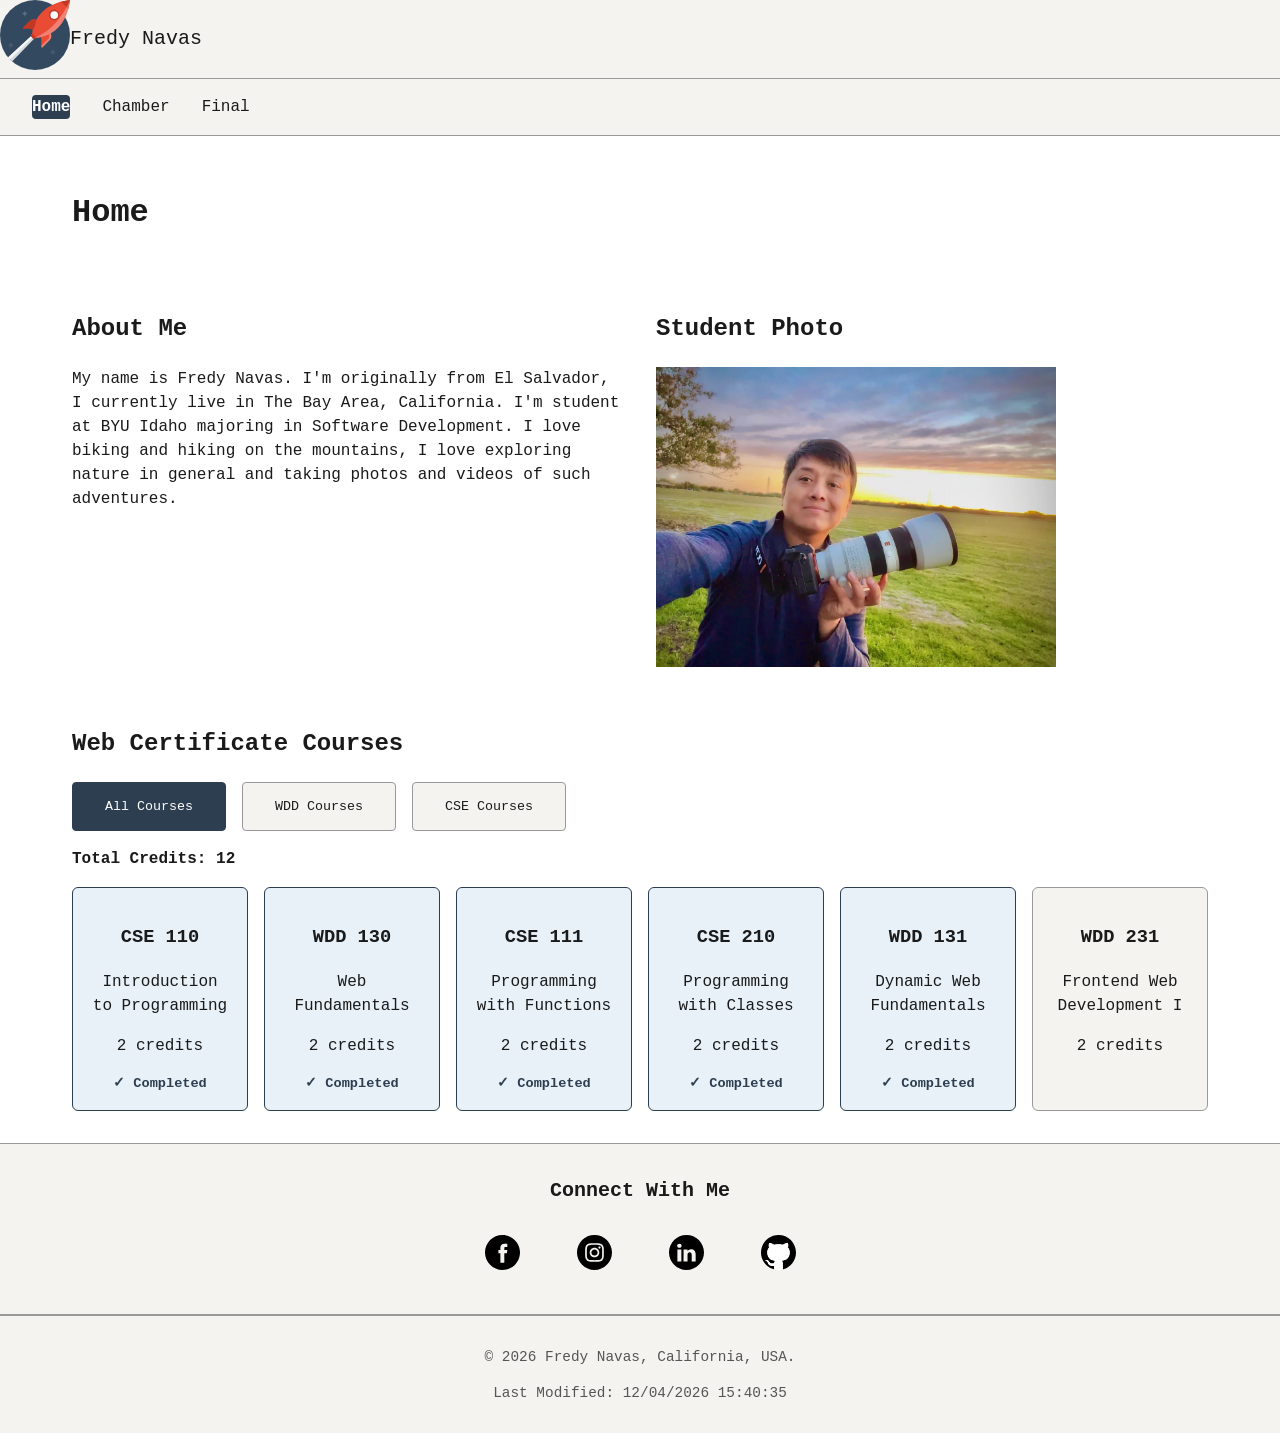
<file: index.html>
<!DOCTYPE html>
<html lang="en">
<head>
    <meta charset="UTF-8">
    <meta name="viewport" content="width=device-width, initial-scale=1.0">
    <meta name="author" content="Fredy Navas">
    <meta name="description" content="Initial home page for wdd231, home page with about me and student photo. Also includes Web Certificate Courses sorted.">
    <title>Fredy Navas | Home Page</title>

    <!--FAVICON-->
    <link rel="icon" href="images/rocket-favicon.ico">


    <!--LINK EXTERNAL CSS AND JS-->
    <script src="scripts/date.js" defer></script>
    <script src="scripts/courses.js" defer></script>
    <script src="scripts/course.js" defer></script>
    <script src="scripts/navigation.js" defer></script>
    <link rel="stylesheet" href="styles/index.css">
    <link rel="stylesheet" href="styles/index-large.css">


    <!--FONTS-->
    <link rel="preconnect" href="https://fonts.googleapis.com">
    <link rel="preconnect" href="https://fonts.gstatic.com" crossorigin>
    <link href="https://fonts.googleapis.com/css2?family=Cagliostro&family=Elms+Sans:ital,wght@0,100..900;1,100..900&family=Libre+Baskerville:ital,wght@0,400..700;1,400..700&display=swap" rel="stylesheet">

</head>
<body>
    <header>
        <a href="wdd231/index.html">
            <img src="images/rocket-logo.svg" alt="rocket logo" class="logo">
        </a>
        <span class="site-name">Fredy Navas</span>
        <button id="hamburger" aria-label="Open navigation menu">
            <img src="images/hamburger-menu-3.svg" alt="hamburger menu">
        </button>
    </header>

    <!--Navigation Menu-->
    <nav>
        <a href="index.html">Home</a>
        <a href="chamber/index.html">Chamber</a>
        <a href="project/index.html">Final</a>
    </nav>


    <main>
        <h1>Home</h1>

        <section>
            <h2>About Me</h2>
            <p>My name is Fredy Navas. I'm originally from El Salvador, I currently live in The Bay Area, California. I'm student at BYU Idaho majoring in Software Development.
                I love biking and hiking on the mountains, I love exploring nature in general and  taking photos and videos of such adventures.
            </p>
        </section>

        <section>
            <h2>Student Photo</h2>
            <img src="images/fn_cam.webp" alt="Fredy Navas" class="student-photo">
        </section>

        <section>
            <h2>Web Certificate Courses</h2>
            <div class="filter-buttons">
                <button class="filter-btn active" data-filter="all">All Courses</button>
                <button class="filter-btn" data-filter="WDD">WDD Courses</button>
                <button class="filter-btn" data-filter="CSE">CSE Courses</button>
            </div>
            <p id="total-credits"></p>
            <div id="course-cards"></div>
        </section>

    </main>



    <!--Social Media Links-->
    <section class="social-media">
        <h2>Connect With Me</h2>
        <div class="social-links">
            <a href="https://www.facebook.com/fredynavas" target="_blank" aria-label="Facebook">
                <img src="images/facebook.svg" alt="Facebook Icon" class="social-icon">
            </a>
            <a href="https://www.instagram.com/fredywnavas" target="_blank" aria-label="Instagram">
                <img src="images/instagram.svg" alt="Instagram Icon" class="social-icon">
            </a>
            <a href="https://www.linkedin.com/in/fredynavas" target="_blank" aria-label="LinkedIn">
                <img src="images/linkedin.svg" alt="LinkedIn Icon" class="social-icon">
            </a>
            <a href="https://www.github.com/fredywnavas" target="_blank" aria-label="GitHub">
                <img src="images/github.svg" alt="GitHub Icon" class="social-icon">
            </a>
        </div>
    </section>









    <footer>
        <p>&copy; <span id="currentyear"></span> Fredy Navas, California, USA.</p>
        <p id="lastModified"></p>
    </footer>
    
</body>
</html>
</file>
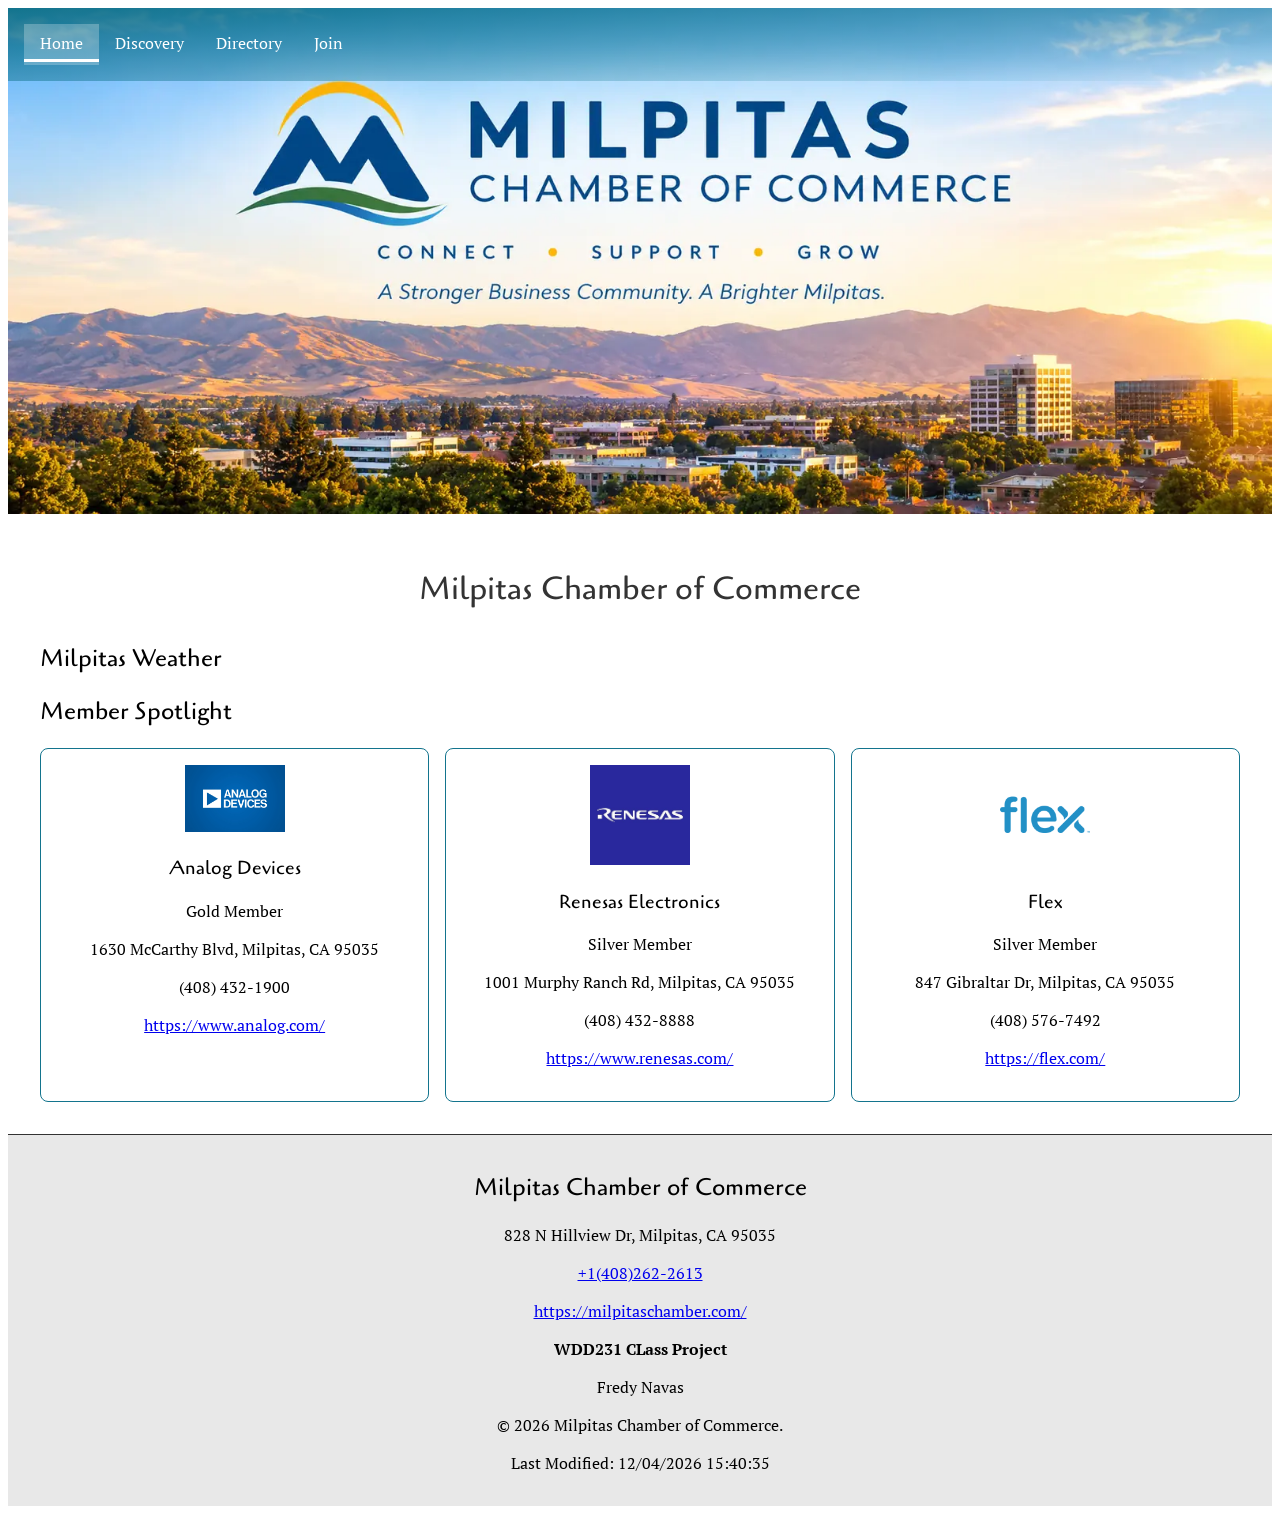
<file: chamber/index.html>
<!DOCTYPE html>
<html lang="en">
    <head>
        <meta charset="UTF-8">
        <meta name="viewport" content="width=device-width, initial-scale=1.0">
        <meta name="description" content="Chamber of Commerce landing home page to welcome visitors with key information.">
        <meta name="author" content="Fredy Navas">
        <title>Home - Milpitas Chamber of Commerce</title>


        <!--GOOGLE FONTS-->
        <link rel="preconnect" href="https://fonts.googleapis.com">
        <link rel="preconnect" href="https://fonts.gstatic.com" crossorigin>
        <link href="https://fonts.googleapis.com/css2?family=Cagliostro&family=PT+Serif:ital,wght@0,400;0,700;1,400;1,700&display=swap" rel="stylesheet">


        <!--FAVICON-->
        <link rel="icon" href="images/cityhallico.svg">

        <!--link files-->
        <script src="scripts/navigation.js" defer></script>
        <script src="scripts/date.js" defer></script>
        <script src="scripts/directory.js" defer></script>
        <script src="scripts/weather.js" defer></script>
        <script src="scripts/spotlights.js" defer></script>
        <link rel="stylesheet" href="styles/chamber.css">
        <link rel="stylesheet" href="styles/chamber-large.css">

        <!--META TAGS-->
        <meta property="og:title" content="Milpitas Chamber of Commerce">
        <meta property="og:description" content="Milpitas Chamber of Commerce, directory of local businesses with grid and list view.">
        <meta property="og:image" content="https://fredywnavas.github.io/wdd231/chamber/images/cityhallico.svg">
        <meta property="og:url" content="https://fredywnavas.github.io/wdd231/chamber/directory.html">

    </head>
    <body>
        <header>

            
            <!--BANNER-->
            <img src="images/milpitas_chamber_banner.webp" alt="Milpitas City Banner" class="banner-img">

            <nav>
                <button id="menu-toggle" class="hamburger-menu">
                    <span></span>
                    <span></span>
                    <span></span>
                </button>
                <ul id="nav-menu" class="nav-menu">
                    <li><a href="index.html">Home</a></li>
                    <li><a href="discover.html">Discovery</a></li>
                    <li><a href="directory.html">Directory</a></li>
                    <li><a href="join.html">Join</a></li>
                </ul>
            </nav>
        </header>


        <main>

            <h1>Milpitas Chamber of Commerce</h1>


            <section class="weather">
                <h2>Milpitas Weather</h2>
                <div id="current-weather"></div>
                <div id="forecast"></div>
            </section>

            <section class="spotlights">
                <h2>Member Spotlight</h2>
                <div class="spotlight-cards"></div>
            </section>



        </main>

        
        
        
        
        
        
        
        
        
        <footer>

            <!--FOOTER CONTENT
            organization information-->

            <div class="footer-content">
                <h2>Milpitas Chamber of Commerce</h2>
                <p>828 N Hillview Dr, Milpitas, CA 95035</p>
                <p><a href="tel:+14082622613">+1(408)262-2613</a></p>
                <p><a href="https://milpitaschamber.com/" target="_blank">https://milpitaschamber.com/</a></p>
            </div>

            <!--Project credit-->
            <div class="footer-section">
                <p><strong>WDD231 CLass Project</strong></p>
                <p>Fredy Navas</p>
            </div>

            <!--Dynamic date-->
            <div class="footer-section">
                <p>&copy; <span id="currentyear"></span> Milpitas Chamber of Commerce.</p>
                <p><span id="lastModified"></span></p>
            </div>

        
        </footer>
        
    </body>
</html>
</file>
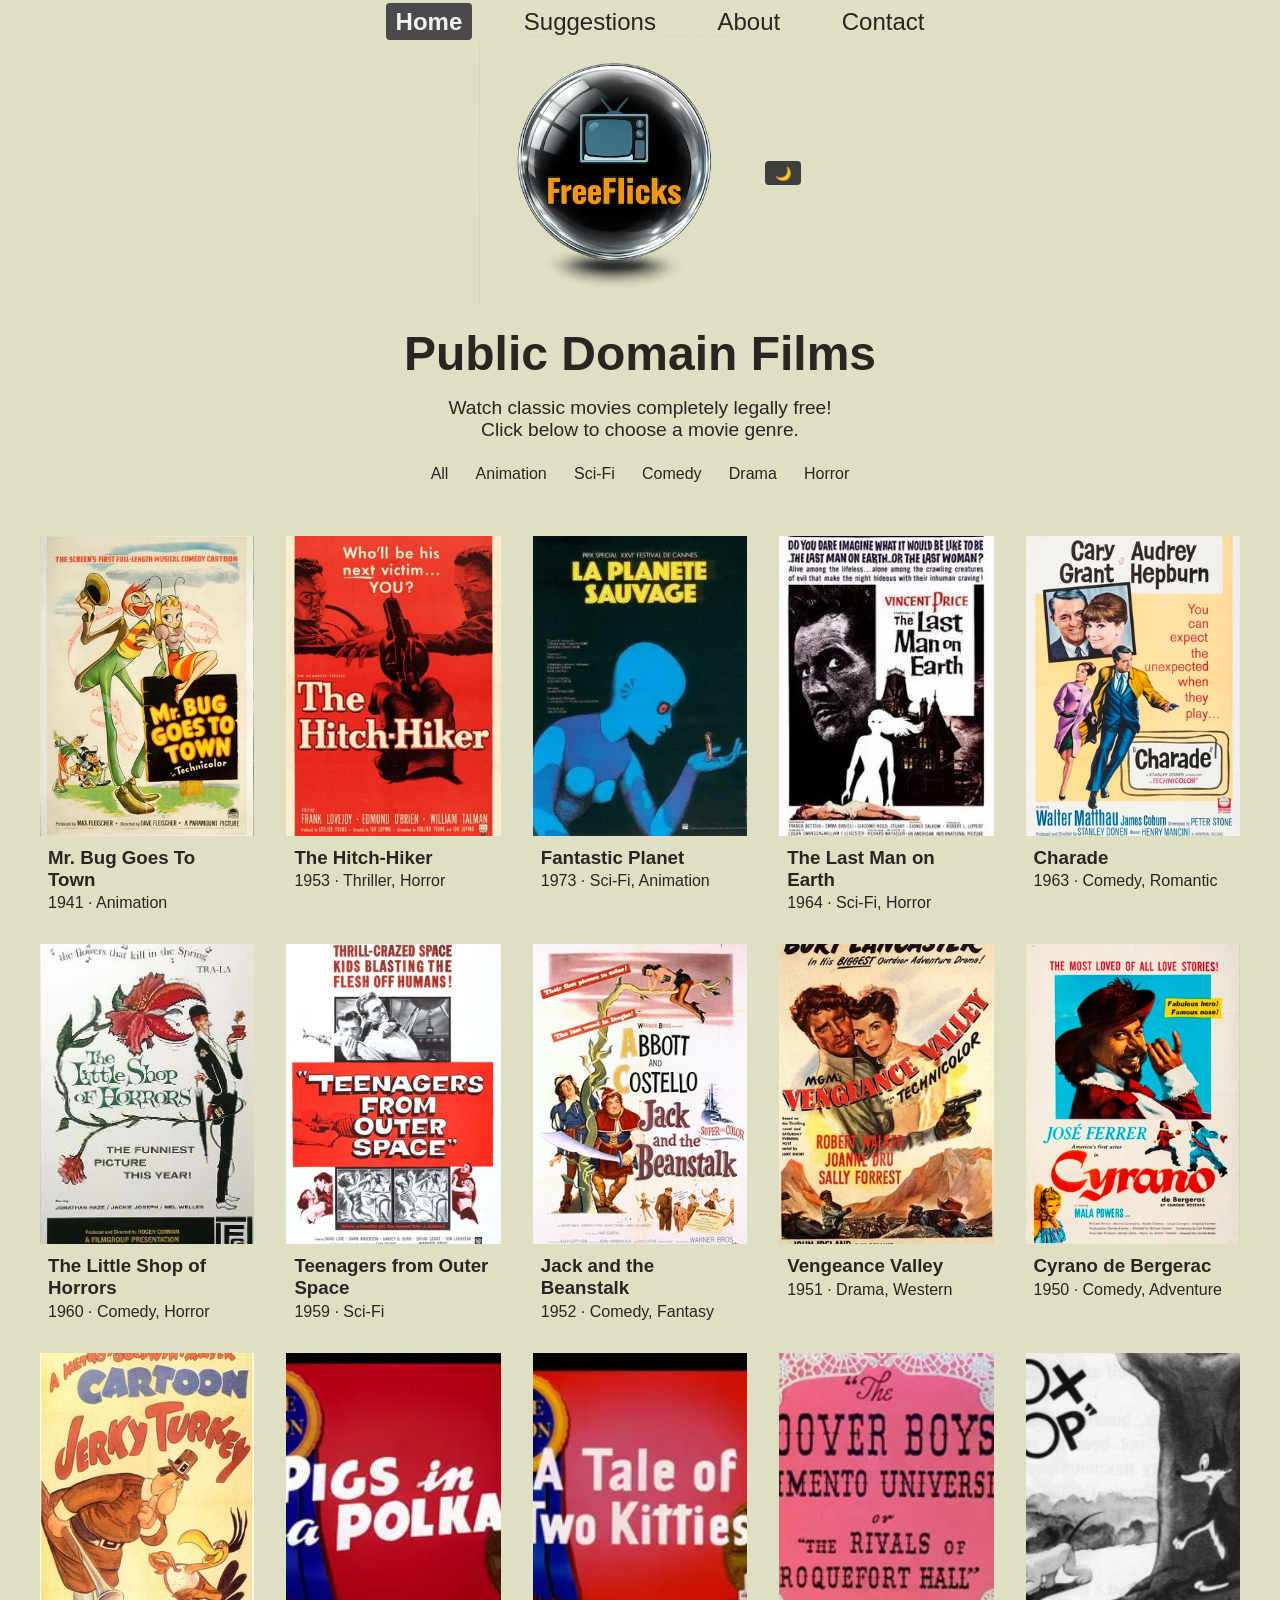
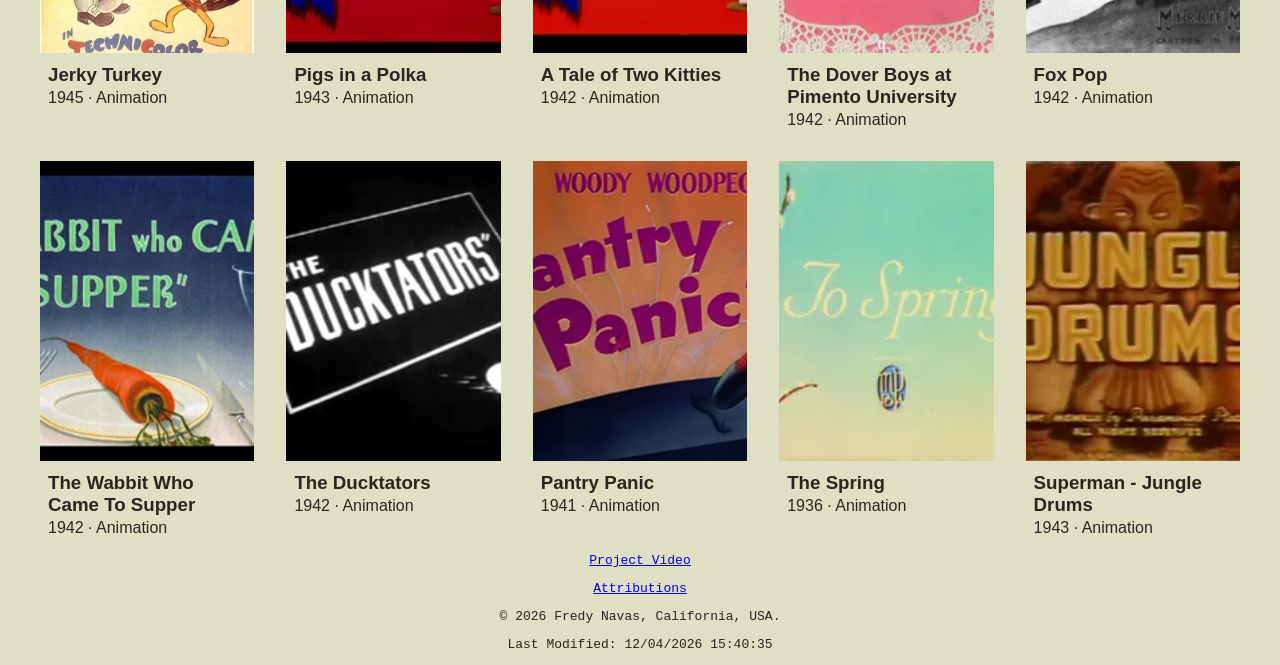
<file: project/index.html>
<!DOCTYPE html>
<html lang="en">

<head>
    <meta charset="UTF-8">
    <meta name="viewport" content="width=device-width, initial-scale=1.0">
    <meta name="author" content="Fredy Navas">
    <title>Free Public Domain Movies | FreeFlicks</title>
    <meta name="description" content="Watch classic public domain movies for free and legally. Browse animation, sci-fi, comedy, drama, and horror films and play them right on the page.">

    <!--META DATA Open Graph tags-->
    <meta property="og:type" content="website">
    <meta property="og:title" content="Free Public Domain Movies | FreeFlicks">
    <meta property="og:description" content="Watch classic public domain movies for free and legally. Browse by genre and play them right on the page.">
    <meta property="og:image" content="https://fredywnavas.github.io/wdd231/project/images/ff-logo.webp">
    <meta property="og:url" content="https://fredywnavas.github.io/wdd231/project/index.html">



    <!--LINK FILES-->
    <link rel="stylesheet" href="styles/freeflicks.css">
    <link rel="stylesheet" href="styles/freeflicks-large.css">

    <link rel="icon" href="images/ff-favicon.ico" type="image/x-icon">

    <script type="module" src="scripts/main.js"></script>
    <script src="scripts/getdates.js" defer></script>


    <!--Google Fonts-->
    <link rel="preconnect" href="https://fonts.googleapis.com">
    <link rel="preconnect" href="https://fonts.gstatic.com" crossorigin>
    <link
        href="https://fonts.googleapis.com/css2?family=Elms+Sans:ital,wght@0,100..900;1,100..900&family=Libre+Baskerville:ital,wght@0,400..700;1,400..700&display=swap"
        rel="stylesheet">

</head>

<body>

    <!--MENU TO THE OTHER PAGES-->
    <nav id="link-nav">
        <button type="button" class="hamburger" aria-label="Menu" aria-expanded="false">☰</button>
        <ul>
            <li><a href="index.html">Home</a></li>
            <li><a href="suggestions.html">Suggestions</a></li>
            <li><a href="about.html">About</a></li>
            <li><a href="contact.html">Contact</a></li>
        </ul>
    </nav>



    <header>
        <div class="header-brand">
            <a href="index.html"> <img src="images/ff-logo.webp" alt="FreeFlicks logo"></a>
            <button id="theme-toggle">🌙</button>
        </div>

    </header>

    <main class="container">

        <h1>Public Domain Films</h1>
        <div class="header-info">
            <p class="tagline">Watch classic movies completely legally free!
            <br>
            Click below to choose a movie genre.
            </p>

            <!--Navigation Menu-->
            <!--~~~ <button id="menu-button">☰</button> ~~~-->
            <nav id="main-nav">
                <a href="#" data-genre="All">All</a>
                <a href="#" data-genre="Animation">Animation</a>
                <a href="#" data-genre="Sci-Fi">Sci-Fi</a>
                <a href="#" data-genre="Comedy">Comedy</a>
                <a href="#" data-genre="Drama">Drama</a>
                <a href="#" data-genre="Horror">Horror</a>
            </nav>
        </div>


        <!--~~ <div id="movie-grid"></div> ~~-->
        <ul id="movie-grid"></ul>
    


<!--EMBED MOVIES, PLAY ONLY WHEN CARD CLICKED-->
        <dialog id="movie-modal" aria-labelledby="modal-title">
            <div class="modal-content">
                <button type="button" id="close-modal" aria-label="Close">✕</button>
                <h2 id="modal-title"></h2>
                <div id="modal-player"></div>
                <p id="modal-details"></p>
            </div>
        </dialog>

    </main>

    <footer>
        <p><a href="https://www.youtube.com/watch?v=2uqa2iw0mwc" target="_blank" rel="noopener noreferrer">Project Video</a></p>
        <p><a href="attributions.html">Attributions</a></p>
        <p>
            &copy; <span id="currentyear"></span> Fredy Navas, California, USA.
        </p>

        <p id="lastModified"></p>
    </footer>


</body>

</html>
</file>
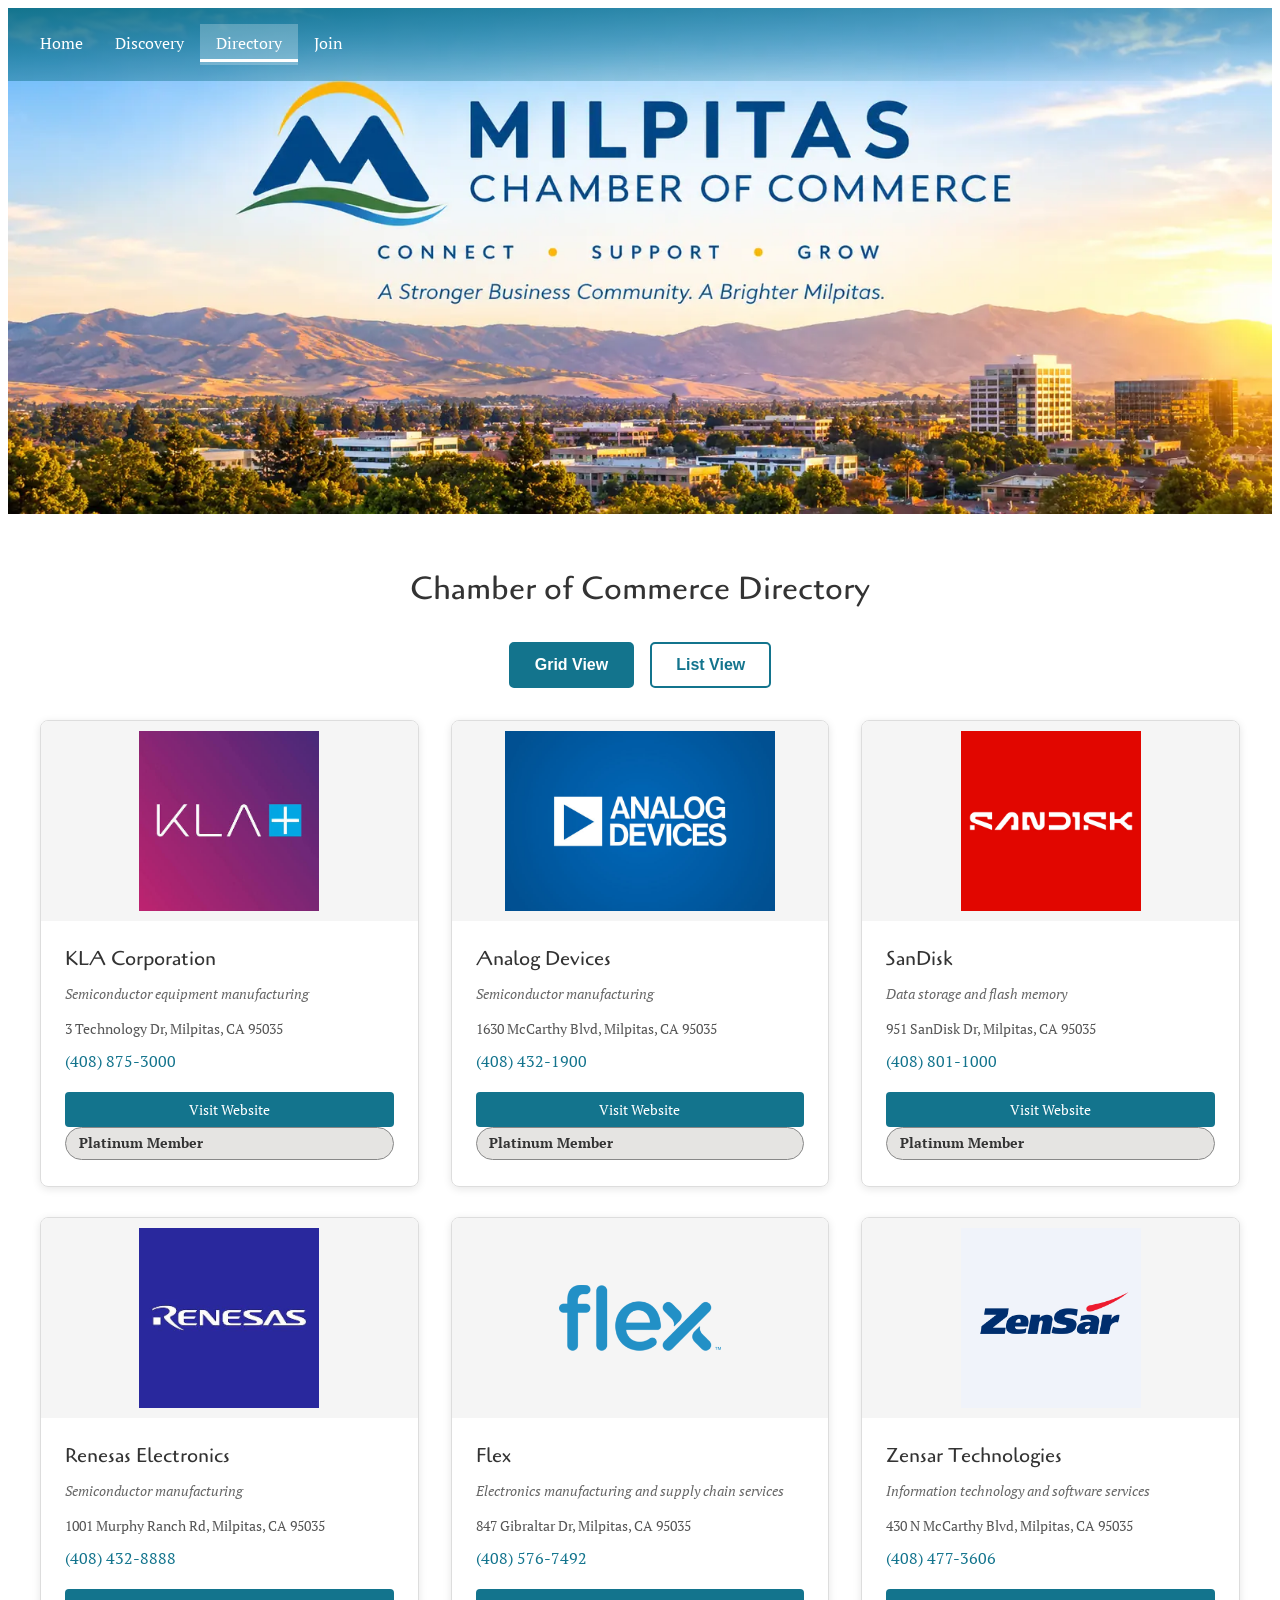
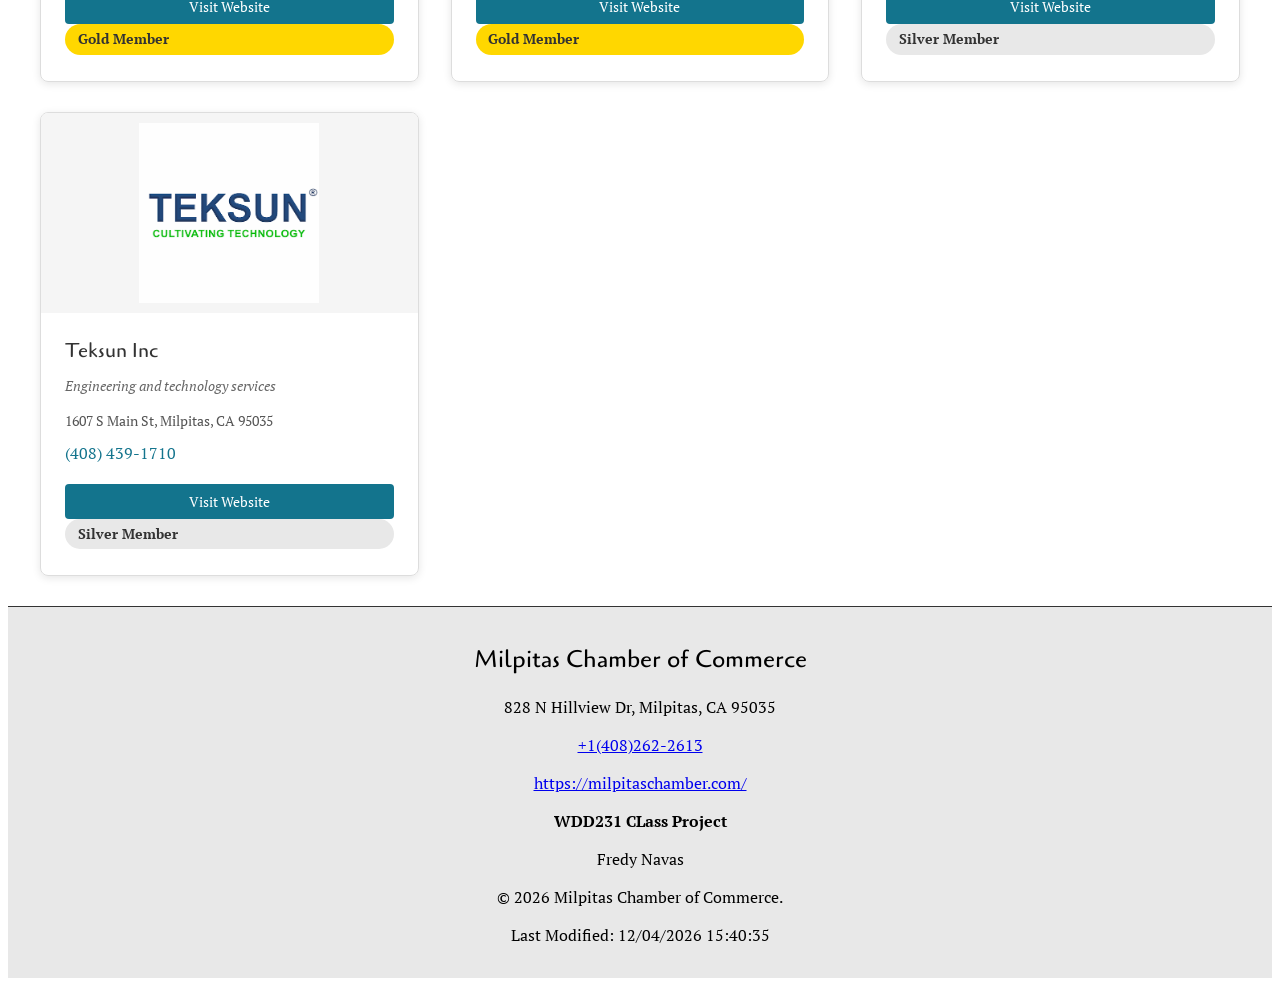
<file: chamber/directory.html>
<!DOCTYPE html>
<html lang="en">
    <head>
        <meta charset="UTF-8">
        <meta name="viewport" content="width=device-width, initial-scale=1.0">
        <meta name="description" content="Chamber of Commerce, directory of local businesses with grid and list view.">
        <meta name="author" content="Fredy Navas">
        <title>Directory - Milpitas Chamber of Commerce</title>


        <!--GOOGLE FONTS-->
        <link rel="preconnect" href="https://fonts.googleapis.com">
        <link rel="preconnect" href="https://fonts.gstatic.com" crossorigin>
        <link href="https://fonts.googleapis.com/css2?family=Cagliostro&family=PT+Serif:ital,wght@0,400;0,700;1,400;1,700&display=swap" rel="stylesheet">


        <!--FAVICON-->
        <link rel="icon" href="images/cityhallico.svg">

        <!--link files-->
        <script src="scripts/navigation.js" defer></script>
        <script src="scripts/date.js" defer></script>
        <script src="scripts/directory.js" defer></script>
        <link rel="stylesheet" href="styles/chamber.css">
        <link rel="stylesheet" href="styles/chamber-large.css">

        <!--META TAGS-->
        <meta property="og:title" content="Milpitas Chamber of Commerce">
        <meta property="og:description" content="Milpitas Chamber of Commerce, directory of local businesses with grid and list view.">
        <meta property="og:image" content="https://fredywnavas.github.io/wdd231/chamber/images/cityhallico.svg">
        <meta property="og:url" content="https://fredywnavas.github.io/wdd231/chamber/directory.html">

    </head>
    <body>

        <header>

                        <!--BANNER-->
            <img src="images/milpitas_chamber_banner.webp" alt="Milpitas City Banner" class="banner-img">
           
           
            <nav>
                <button id="menu-toggle" class="hamburger-menu">
                    <span></span>
                    <span></span>
                    <span></span>
                </button>
                <ul id="nav-menu" class="nav-menu">
                    <li><a href="index.html">Home</a></li>
                    <li><a href="discover.html">Discovery</a></li>
                    <li><a href="directory.html">Directory</a></li>
                    <li><a href="join.html">Join</a></li>
                </ul>
            </nav>
        </header>

        <main>

            <h1>Chamber of Commerce Directory</h1>

            <!--Toggle to switch view-->
            <div class="view-toggle">
                <button id="grid-view-btn" class="toggle-btn active">Grid View</button>
                <button id="list-view-btn" class="toggle-btn">List View</button>
            </div>

            <!--Directory container-->
            <div id="members-container" class="members-grid"></div>

        </main>

        <footer>

            <!--FOOTER CONTENT
            organization information-->

            <div class="footer-content">
                <h2>Milpitas Chamber of Commerce</h2>
                <p>828 N Hillview Dr, Milpitas, CA 95035</p>
                <p><a href="tel:+14082622613">+1(408)262-2613</a></p>
                <p><a href="https://milpitaschamber.com/" target="_blank">https://milpitaschamber.com/</a></p>
            </div>

            <!--Project credit-->
            <div class="footer-section">
                <p><strong>WDD231 CLass Project</strong></p>
                <p>Fredy Navas</p>
            </div>

            <!--Dynamic date-->
            <div class="footer-section">
                <p>&copy; <span id="currentyear"></span> Milpitas Chamber of Commerce.</p>
                <p><span id="lastModified"></span></p>
            </div>

        
        </footer>
        
    </body>
</html>
</file>
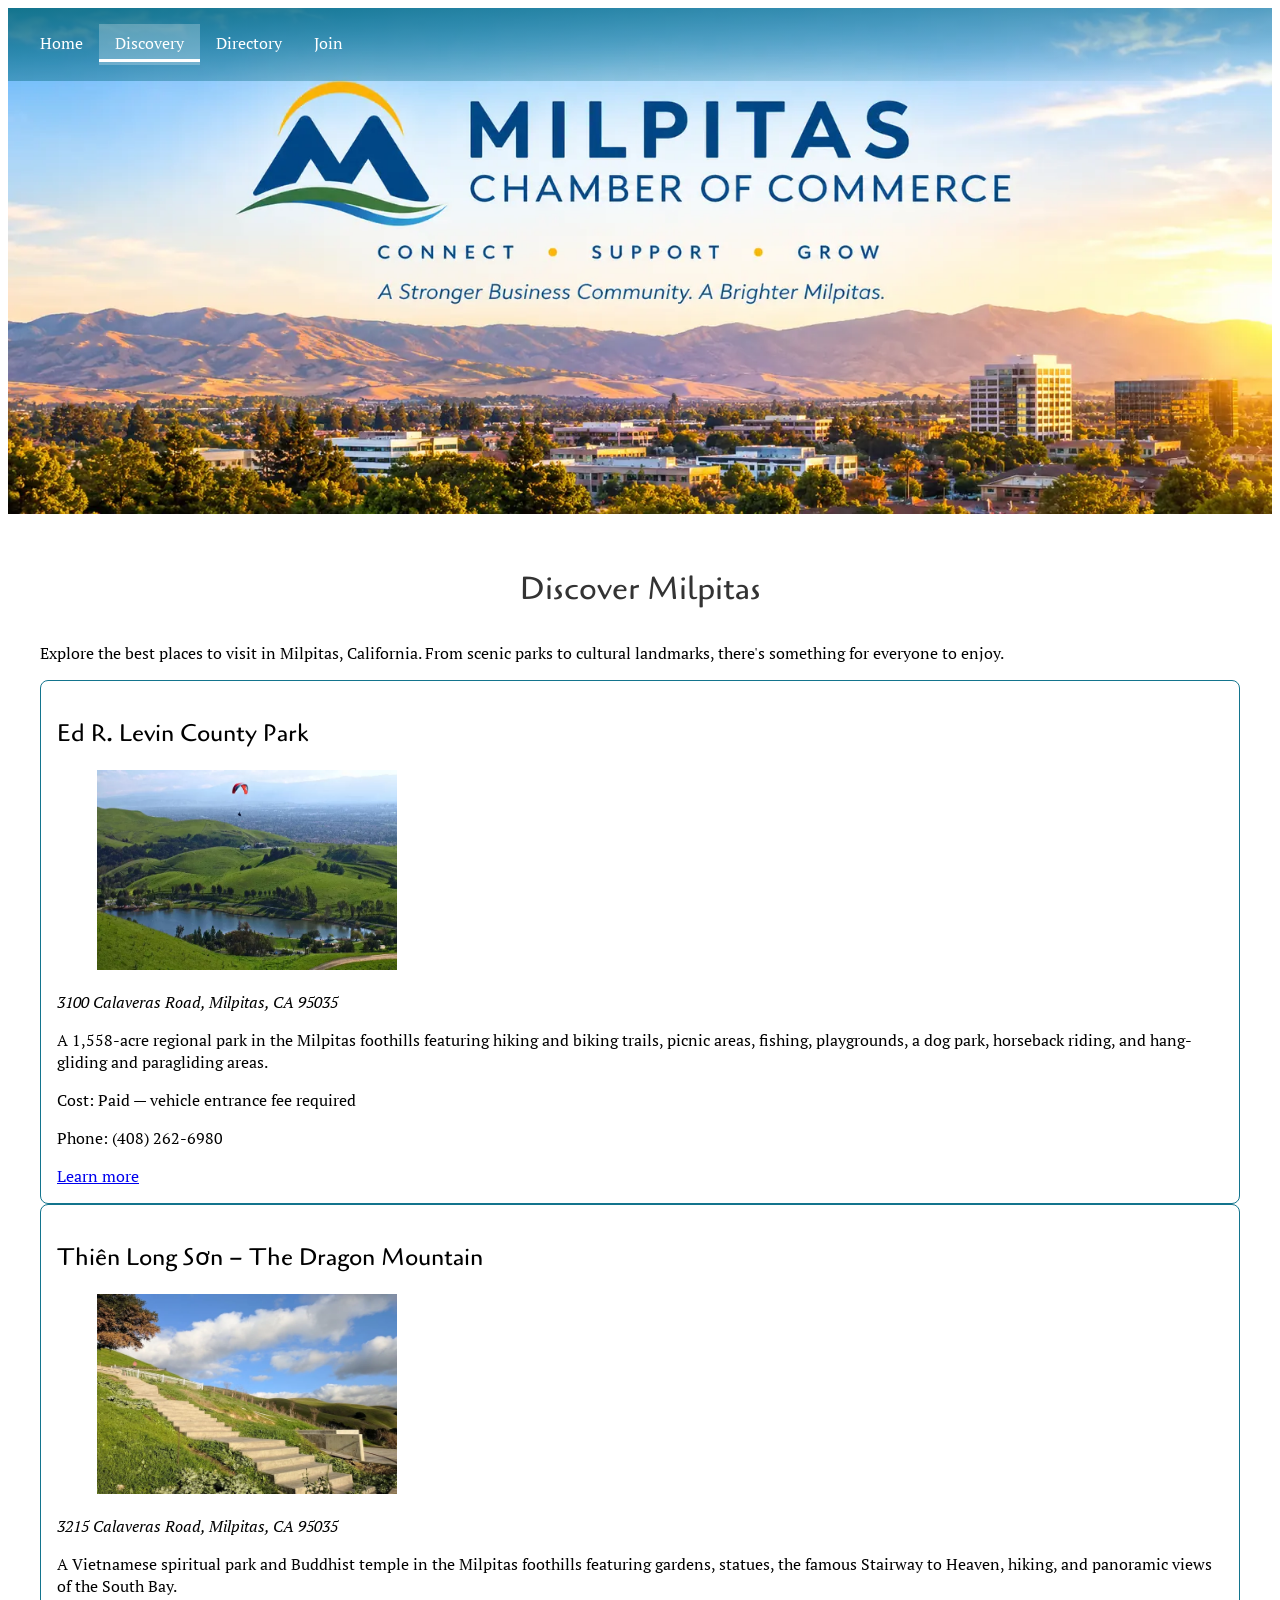
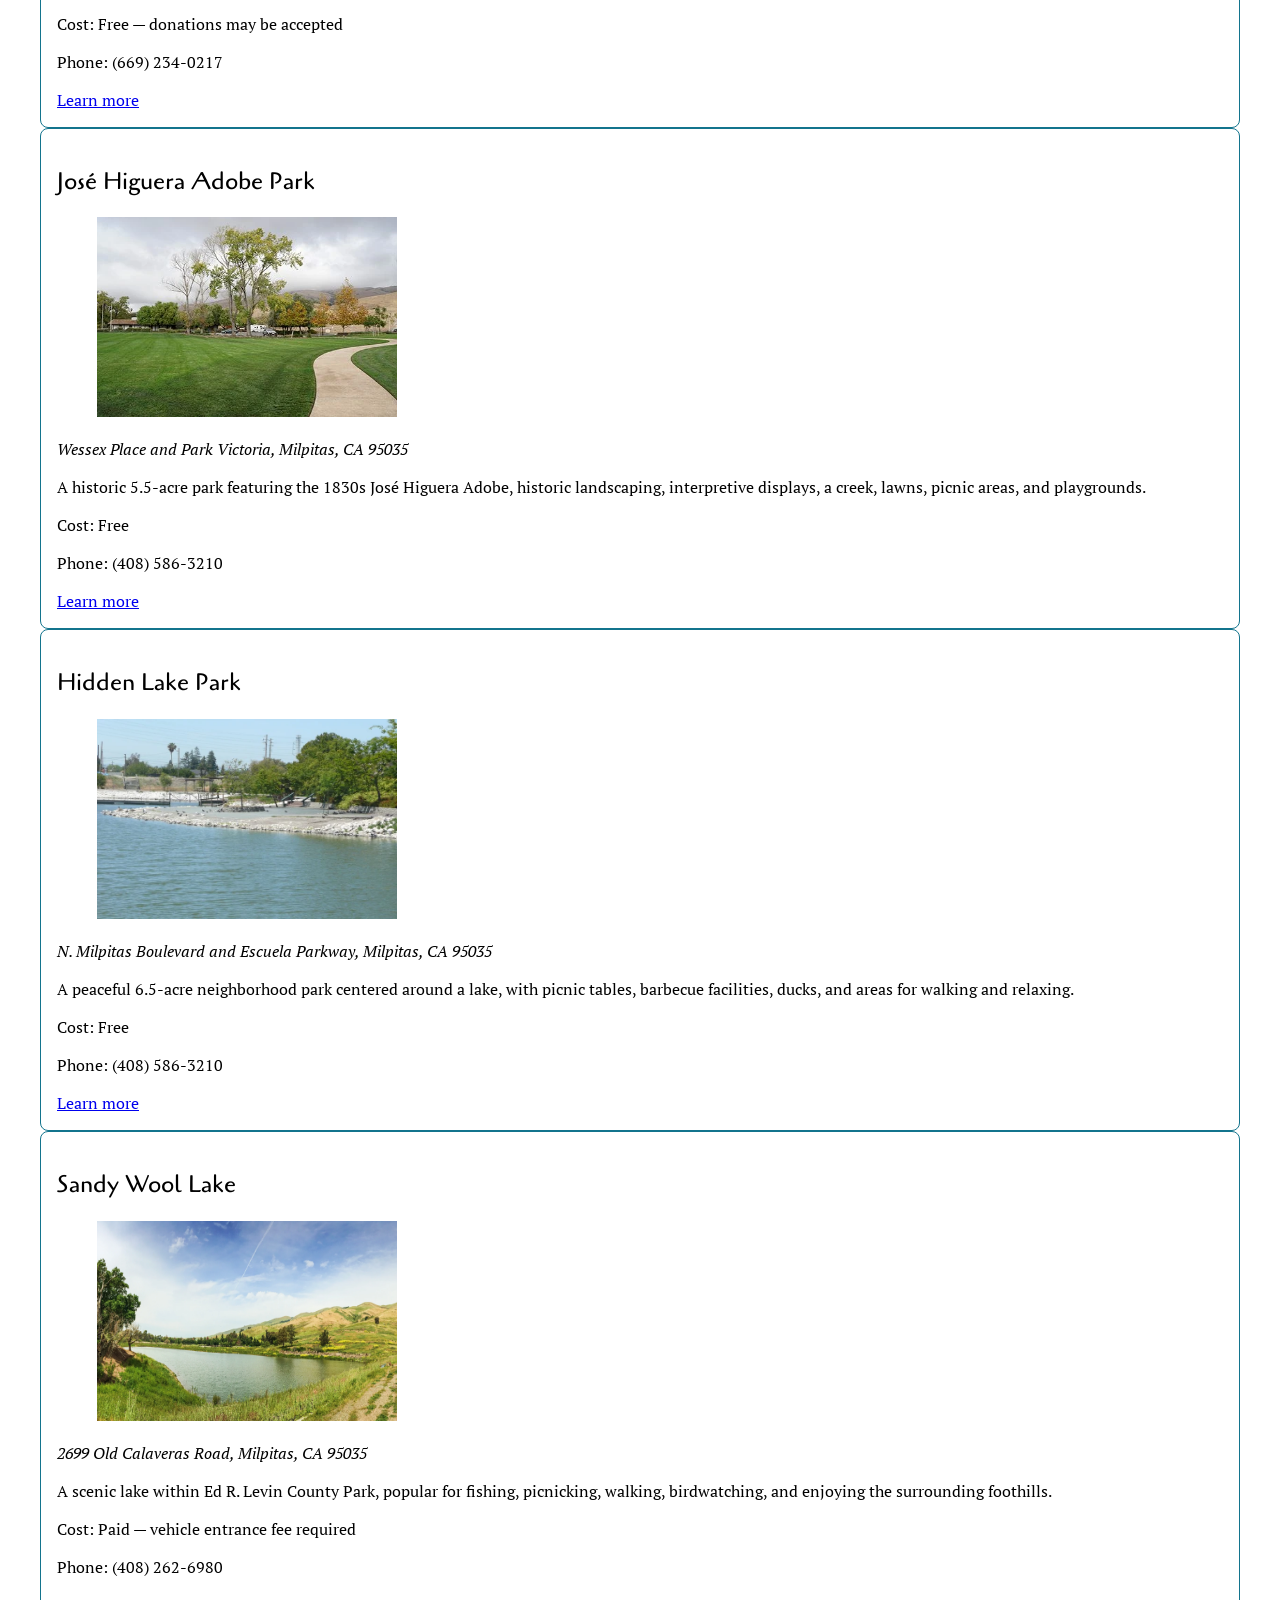
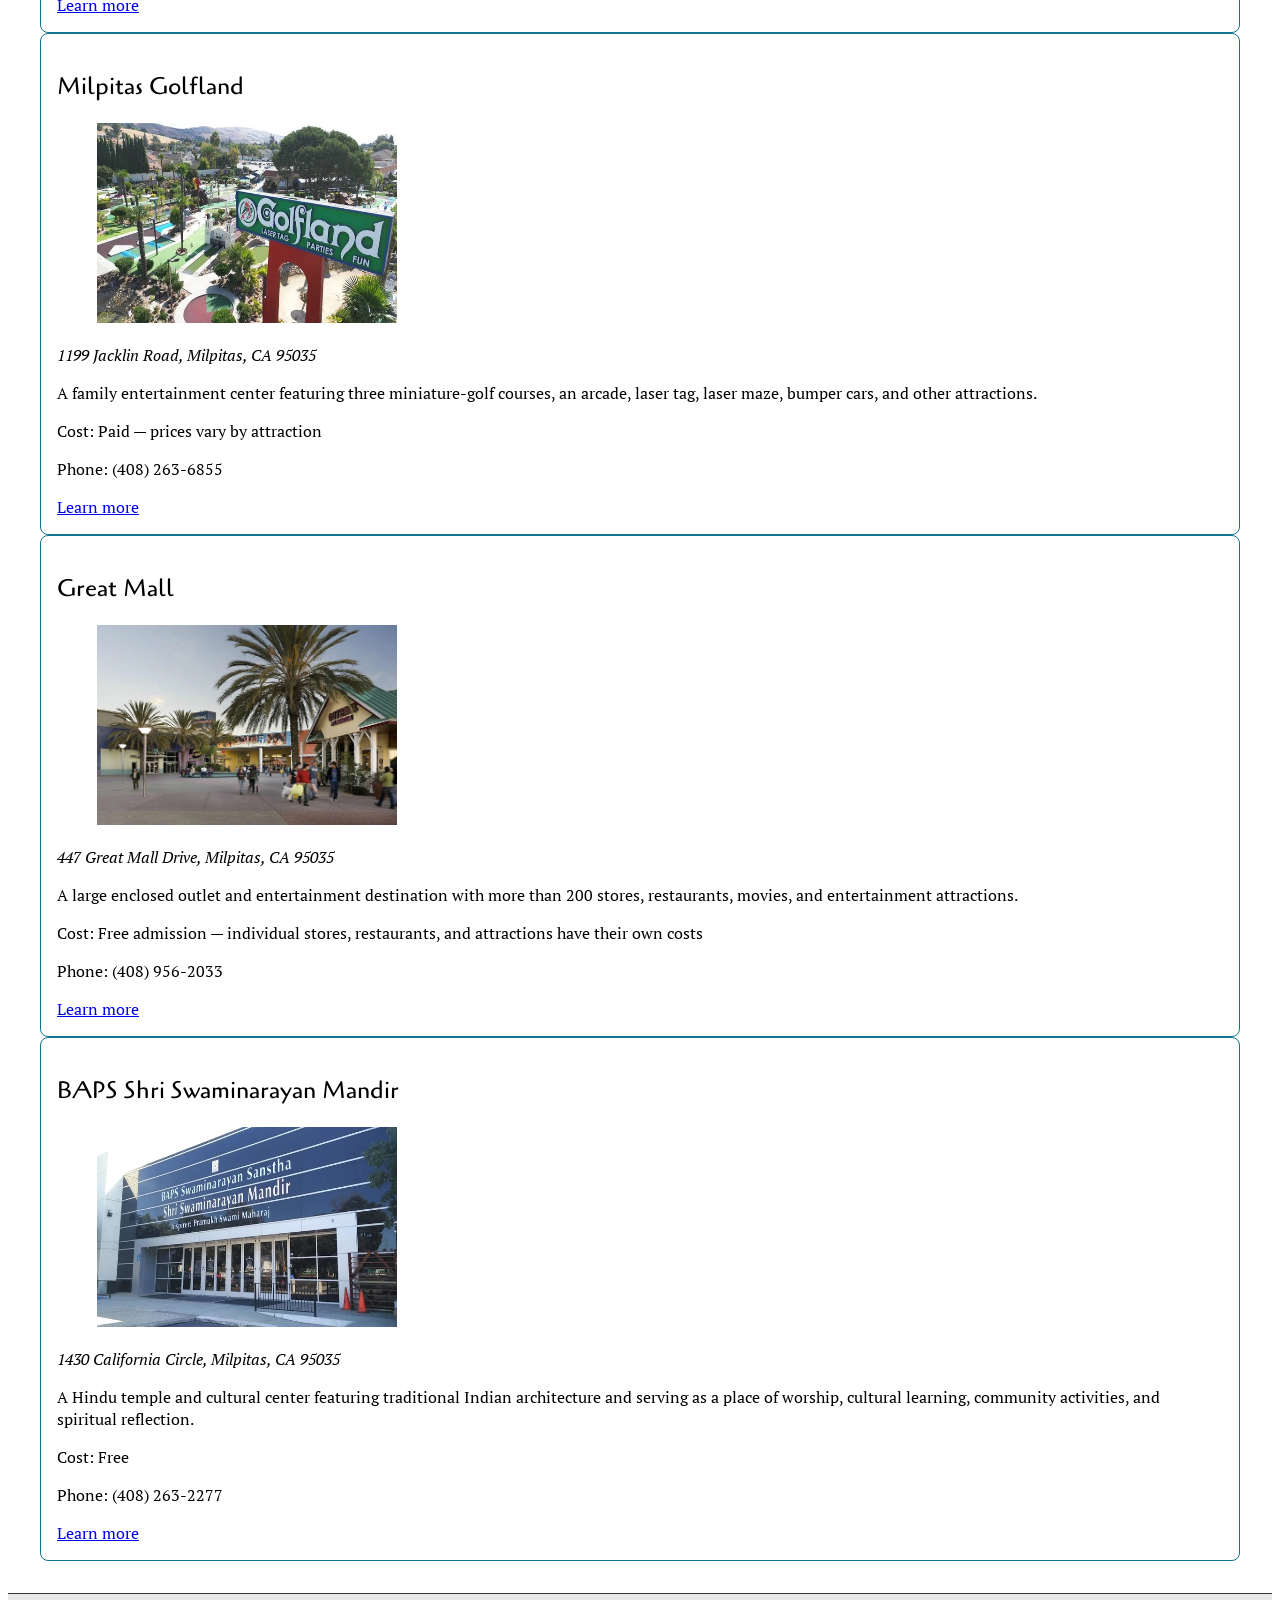
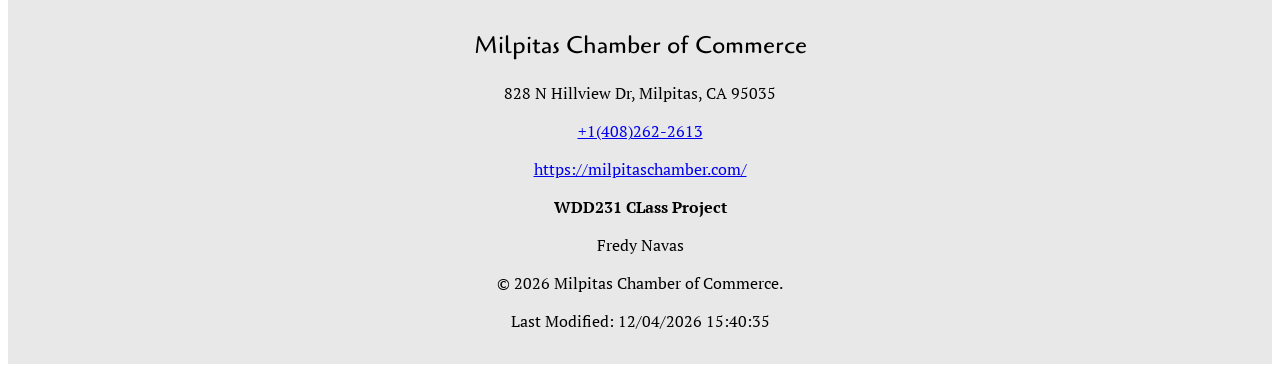
<file: chamber/discover.html>
<!DOCTYPE html>
<html lang="en">
    <head>
        <meta charset="UTF-8">
        <meta name="viewport" content="width=device-width, initial-scale=1.0">
        <meta name="description" content="Chamber of Commerce, directory of local businesses with grid and list view.">
        <meta name="author" content="Fredy Navas">
        <title>Discover - Milpitas Chamber of Commerce</title>


        <!--GOOGLE FONTS-->
        <link rel="preconnect" href="https://fonts.googleapis.com">
        <link rel="preconnect" href="https://fonts.gstatic.com" crossorigin>
        <link href="https://fonts.googleapis.com/css2?family=Cagliostro&family=PT+Serif:ital,wght@0,400;0,700;1,400;1,700&display=swap" rel="stylesheet">


        <!--FAVICON-->
        <link rel="icon" href="images/cityhallico.svg">

        <!--link files-->
        <script src="scripts/navigation.js" defer></script>
        <script src="scripts/date.js" defer></script>
        <script type="module" src="scripts/discover.mjs"></script>
        <link rel="stylesheet" href="styles/chamber.css">
        <link rel="stylesheet" href="styles/chamber-large.css">

        <!--META TAGS-->
        <meta property="og:title" content="Milpitas Chamber of Commerce - Discovery">
        <meta property="og:description" content="Milpitas Chamber of Commerce, discovery of local attractions and activities.">
        <meta property="og:image" content="https://fredywnavas.github.io/wdd231/chamber/images/cityhallico.svg">
        <meta property="og:url" content="https://fredywnavas.github.io/wdd231/chamber/discover.html">

    </head>
    <body>

        <header>

                        <!--BANNER-->
            <img src="images/milpitas_chamber_banner.webp" alt="Milpitas City Banner" class="banner-img">
           
           
            <nav>
                <button id="menu-toggle" class="hamburger-menu">
                    <span></span>
                    <span></span>
                    <span></span>
                </button>
                <ul id="nav-menu" class="nav-menu">
                    <li><a href="index.html">Home</a></li>
                    <li><a href="discover.html">Discovery</a></li>
                    <li><a href="directory.html">Directory</a></li>
                    <li><a href="join.html">Join</a></li>
                </ul>
            </nav>
        </header>

        <main>
            <h1>Discover Milpitas</h1>
            <section id="visit-message" class="visit-message">
                <p>Explore the best places to visit in Milpitas, California. From scenic parks to cultural landmarks, there's something for everyone to enjoy.</p>
            </section>

            <section id="discover-cards" class="cards">
                
            </section>








        </main>

        <footer>

            <!--FOOTER CONTENT
            organization information-->

            <div class="footer-content">
                <h2>Milpitas Chamber of Commerce</h2>
                <p>828 N Hillview Dr, Milpitas, CA 95035</p>
                <p><a href="tel:+14082622613">+1(408)262-2613</a></p>
                <p><a href="https://milpitaschamber.com/" target="_blank">https://milpitaschamber.com/</a></p>
            </div>

            <!--Project credit-->
            <div class="footer-section">
                <p><strong>WDD231 CLass Project</strong></p>
                <p>Fredy Navas</p>
            </div>

            <!--Dynamic date-->
            <div class="footer-section">
                <p>&copy; <span id="currentyear"></span> Milpitas Chamber of Commerce.</p>
                <p><span id="lastModified"></span></p>
            </div>

        
        </footer>
        
    </body>
</html>
</file>
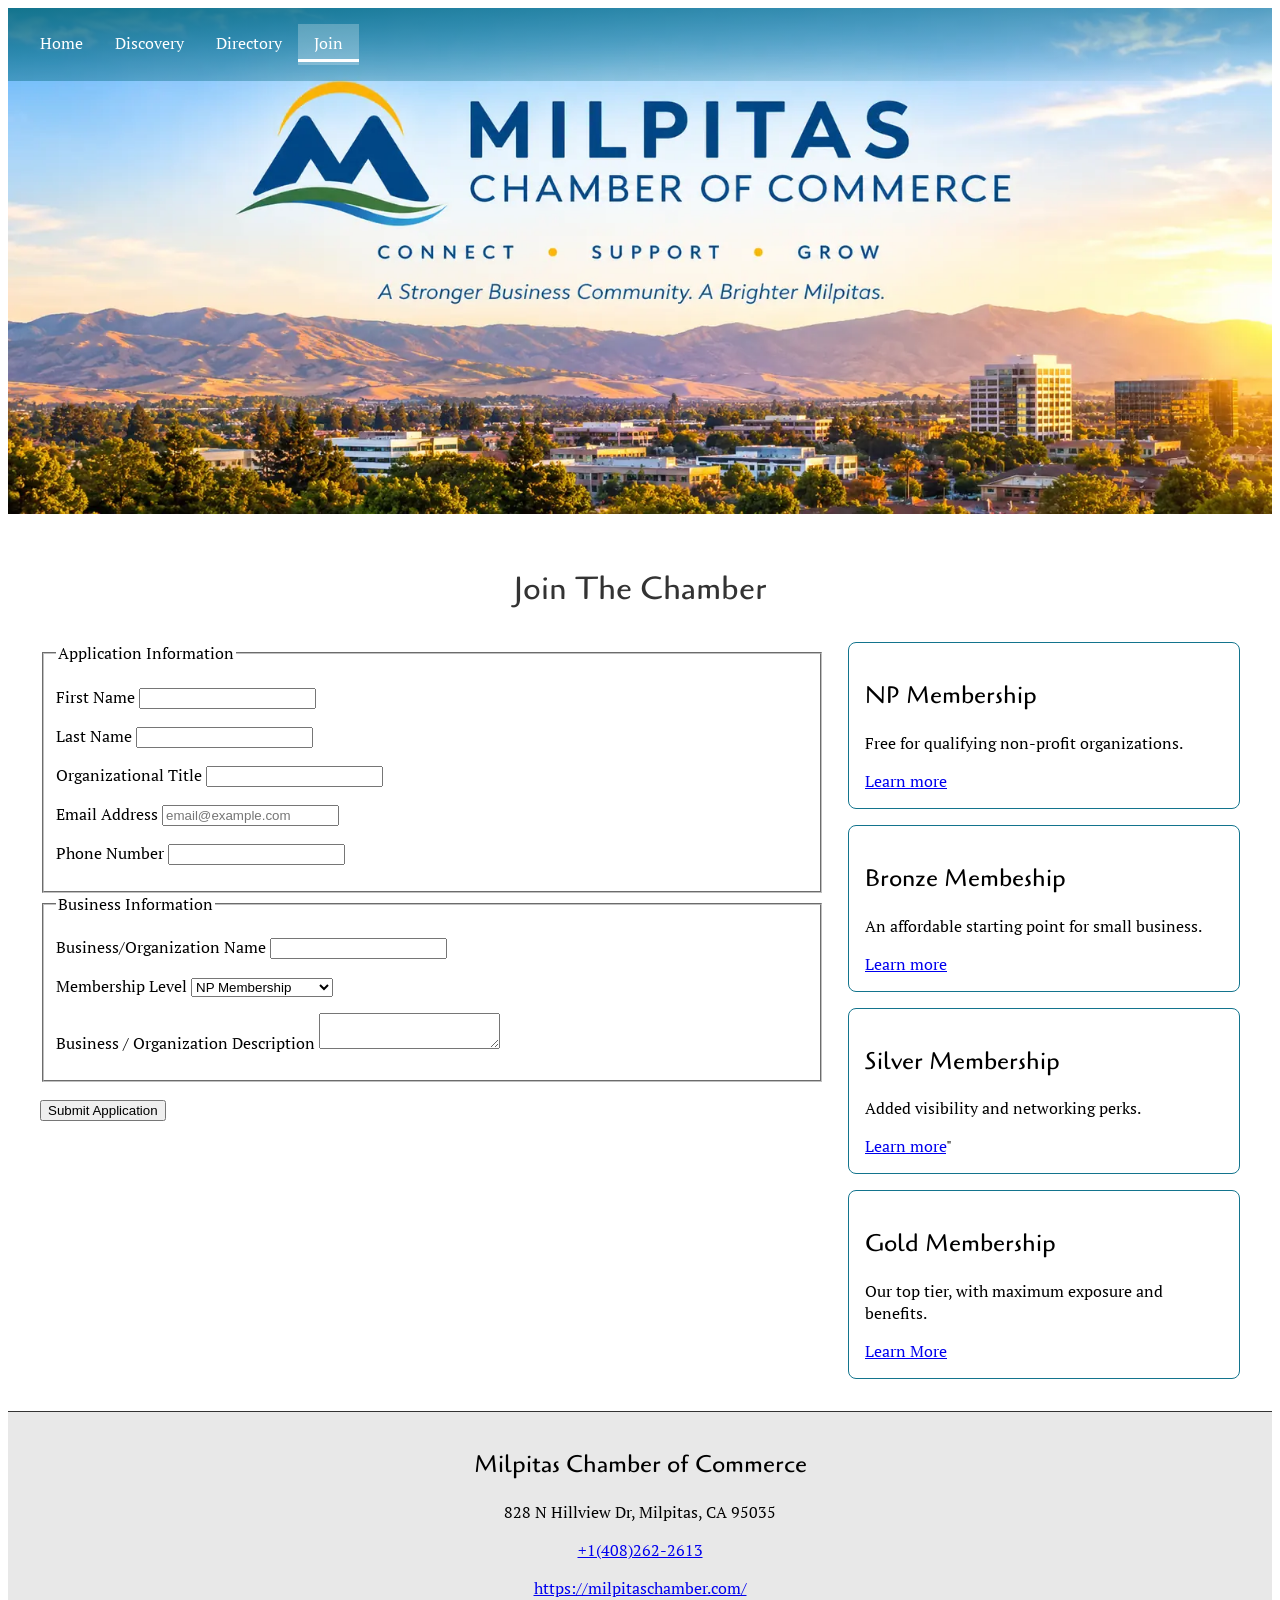
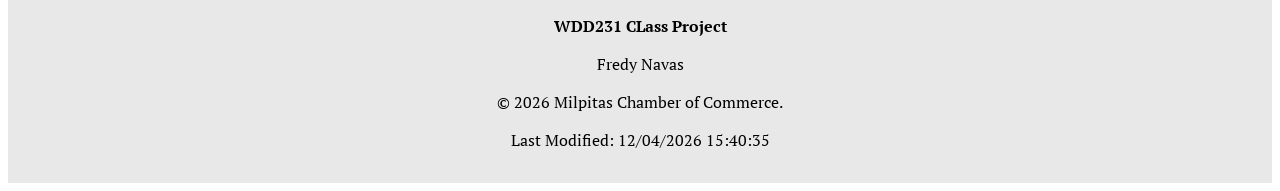
<file: chamber/join.html>
<!DOCTYPE html>
<html lang="en">
    <head>
        <meta charset="UTF-8">
        <meta name="viewport" content="width=device-width, initial-scale=1.0">
        <meta name="description" content="Chamber of Commerce landing home page to welcome visitors with key information.">
        <meta name="author" content="Fredy Navas">
        <title>Join - Milpitas Chamber of Commerce</title>


        <!--GOOGLE FONTS-->
        <link rel="preconnect" href="https://fonts.googleapis.com">
        <link rel="preconnect" href="https://fonts.gstatic.com" crossorigin>
        <link href="https://fonts.googleapis.com/css2?family=Cagliostro&family=PT+Serif:ital,wght@0,400;0,700;1,400;1,700&display=swap" rel="stylesheet">


        <!--FAVICON-->
        <link rel="icon" href="images/cityhallico.svg">

        <!--link files-->
        <script src="scripts/navigation.js" defer></script>
        <script src="scripts/date.js" defer></script>
        <script src="scripts/directory.js" defer></script>
        <script src="scripts/weather.js" defer></script>
        <script src="scripts/spotlights.js" defer></script>
        <script src="scripts/join.js" defer></script>
        <link rel="stylesheet" href="styles/chamber.css">
        <link rel="stylesheet" href="styles/chamber-large.css">

        <!--META TAGS-->
        <meta property="og:title" content="Milpitas Chamber of Commerce">
        <meta property="og:description" content="Milpitas Chamber of Commerce, directory of local businesses with grid and list view.">
        <meta property="og:image" content="https://fredywnavas.github.io/wdd231/chamber/images/cityhallico.svg">
        <meta property="og:url" content="https://fredywnavas.github.io/wdd231/chamber/directory.html">

    </head>
    <body>
        <header>

            
            <!--BANNER-->
            <img src="images/milpitas_chamber_banner.webp" alt="Milpitas City Banner" class="banner-img">

            <nav>
                <button id="menu-toggle" class="hamburger-menu">
                    <span></span>
                    <span></span>
                    <span></span>
                </button>
                <ul id="nav-menu" class="nav-menu">
                    <li><a href="index.html">Home</a></li>
                    <li><a href="discover.html">Discovery</a></li>
                    <li><a href="directory.html">Directory</a></li>
                    <li><a href="join.html">Join</a></li>
                </ul>
            </nav>
        </header>

        <main>

            <h1>Join The Chamber</h1>

            <div class="join-content">

                <form action="thankyou.html" method="get">

                    <fieldset>

                        <legend>Application Information</legend>

                        <p>
                            <label for="firstName">First Name</label>
                            <input type="text" id="firstName" name="firstName" title="First Name" autocomplete="given-name" required>
                        </p>

                        <p>
                            <label for="lastName">Last Name</label>
                            <input type="text" id="lastName" name="lastName" title="Last Name" autocomplete="family-name" required>
                        </p>

                        <p>
                            <label for="orgTitle">Organizational Title</label>
                            <input type="text" id="orgTitle" name="orgTitle" title="Organizational Title" autocomplete="organization-title" pattern="[A-Za-z\s\-]{7,}">
                        </p>

                        <p>
                            <label for="email">Email Address</label>
                            <input type="email" id="email" name="email" title="Email Address" autocomplete="email" placeholder="email@example.com" required>
                        </p>

                        <p>
                            <label for="phone">Phone Number</label>
                            <input type="tel" id="phone" name="phone" title="Mobile Phone Number" autocomplete="tel" required>
                        </p>

                    </fieldset>

                    <fieldset>

                        <legend>Business Information</legend>

                        <p>
                            <label for="orgName">Business/Organization Name</label>
                            <input type="text" id="orgName" name="orgName" title="Business Name" autocomplete="organization" required>
                        </p>

                        <p>
                            <label for="membership">Membership Level</label>
                            <select id="membership" name="membership" title="Membership Level">
                                <option value="np">NP Membership</option>
                                <option value="bronze">Bronze Membership</option>
                                <option value="silver">Silver Membership</option>
                                <option value="gold">Gold Membership</option>
                            </select>
                        </p>

                        <p>
                            <label for="orgDescription">Business / Organization Description</label>
                            <textarea id="orgDescription" name="orgDescription" title="Business Description"></textarea>
                        </p>

                    </fieldset>

                    <input type="hidden" id="timestamp" name="timestamp">

                    <p>
                        <button type="submit">Submit Application</button>
                    </p>

                </form>

                <section class="membership-cards" aria-label="Membership Levels">
                    
                    <div class="card">
                        <h2>NP Membership</h2>
                        <p>Free for qualifying non-profit organizations.</p>
                        <a href="#" class="modal-link" data-modal="npModal">Learn more</a>
                    </div>

                    <div class="card">
                        <h2>Bronze Membeship</h2>
                        <p>An affordable starting point for small business.</p>
                        <a href="#" class="modal-link" data-modal="bronzeModal">Learn more</a>
                    </div>

                    <div class="card">
                        <h2>Silver Membership</h2>
                        <p>Added visibility and networking perks.</p>
                        <a href="#" class="modal-link" data-modal="silverModal">Learn more</a>"
                    </div>

                    <div class="card">
                        <h2>Gold Membership</h2>
                        <p>Our top tier, with maximum exposure and benefits.</p>
                        <a href="#" class="modal-link" data-modal="goldModal">Learn More</a>
                    </div>

                </section>

            </div>

            <dialog id="npModal" class="membership-modal">
                <h2>NP Membership</h2>
                <p>Free for qualifying 501(c)(3) non-profit organizations.</p>
                <ul>
                    <li>Listing in the online business directory</li>
                    <li>Access to chamber networking events</li>
                    <li>Monthly newslester subscription</li>
                </ul>
                <button class="close-modal">Close</button>
            </dialog>

            <dialog id="bronzeModal" class="membership-modal">
                <h2>Bronze Membership</h2>
                <p>A great starting point for small and growing businesses.</p>
                <ul>
                    <li>Everything in NP Membership</li>
                    <li>Discounted event registration</li>
                    <li>Basic directory listing with logo</li>
                </ul>
                <button class="close-modal">Close</button>
            </dialog>

            <dialog id="silverModal" class="membership-modal">
                <h2>Silver Membership</h2>
                <p>Increased visibility and added perks for established business.</p>
                <ul>
                    <li>Everything in Bronze Membership</li>
                    <li>Featured directory placement</li>
                    <li>Access to exclusive training workshops</li>
                    <li>One free event sponsorship per year</li>
                </ul>
                <button class="close-modal">Close</button>
            </dialog>

            <dialog id="goldModal" class="membership-modal">
                <h2>Gold Membership</h2>
                <p>Our top-tier membership with maximum exposure and benefits.</p>
                <ul>
                    <li>Everything in Silver Membership</li>
                    <li>Home page spotlight rotation</li>
                    <li>Priority event sponsorship</li>
                    <li>Unlimited free workship attendance</li>
                </ul>
                <button class="close-modal">Close</button>
            </dialog>

        </main>


        <footer>

            <!--FOOTER CONTENT
            organization information-->

            <div class="footer-content">
                <h2>Milpitas Chamber of Commerce</h2>
                <p>828 N Hillview Dr, Milpitas, CA 95035</p>
                <p><a href="tel:+14082622613">+1(408)262-2613</a></p>
                <p><a href="https://milpitaschamber.com/" target="_blank">https://milpitaschamber.com/</a></p>
            </div>

            <!--Project credit-->
            <div class="footer-section">
                <p><strong>WDD231 CLass Project</strong></p>
                <p>Fredy Navas</p>
            </div>

            <!--Dynamic date-->
            <div class="footer-section">
                <p>&copy; <span id="currentyear"></span> Milpitas Chamber of Commerce.</p>
                <p><span id="lastModified"></span></p>
            </div>

        
        </footer>
        
    </body>
</html>
</file>
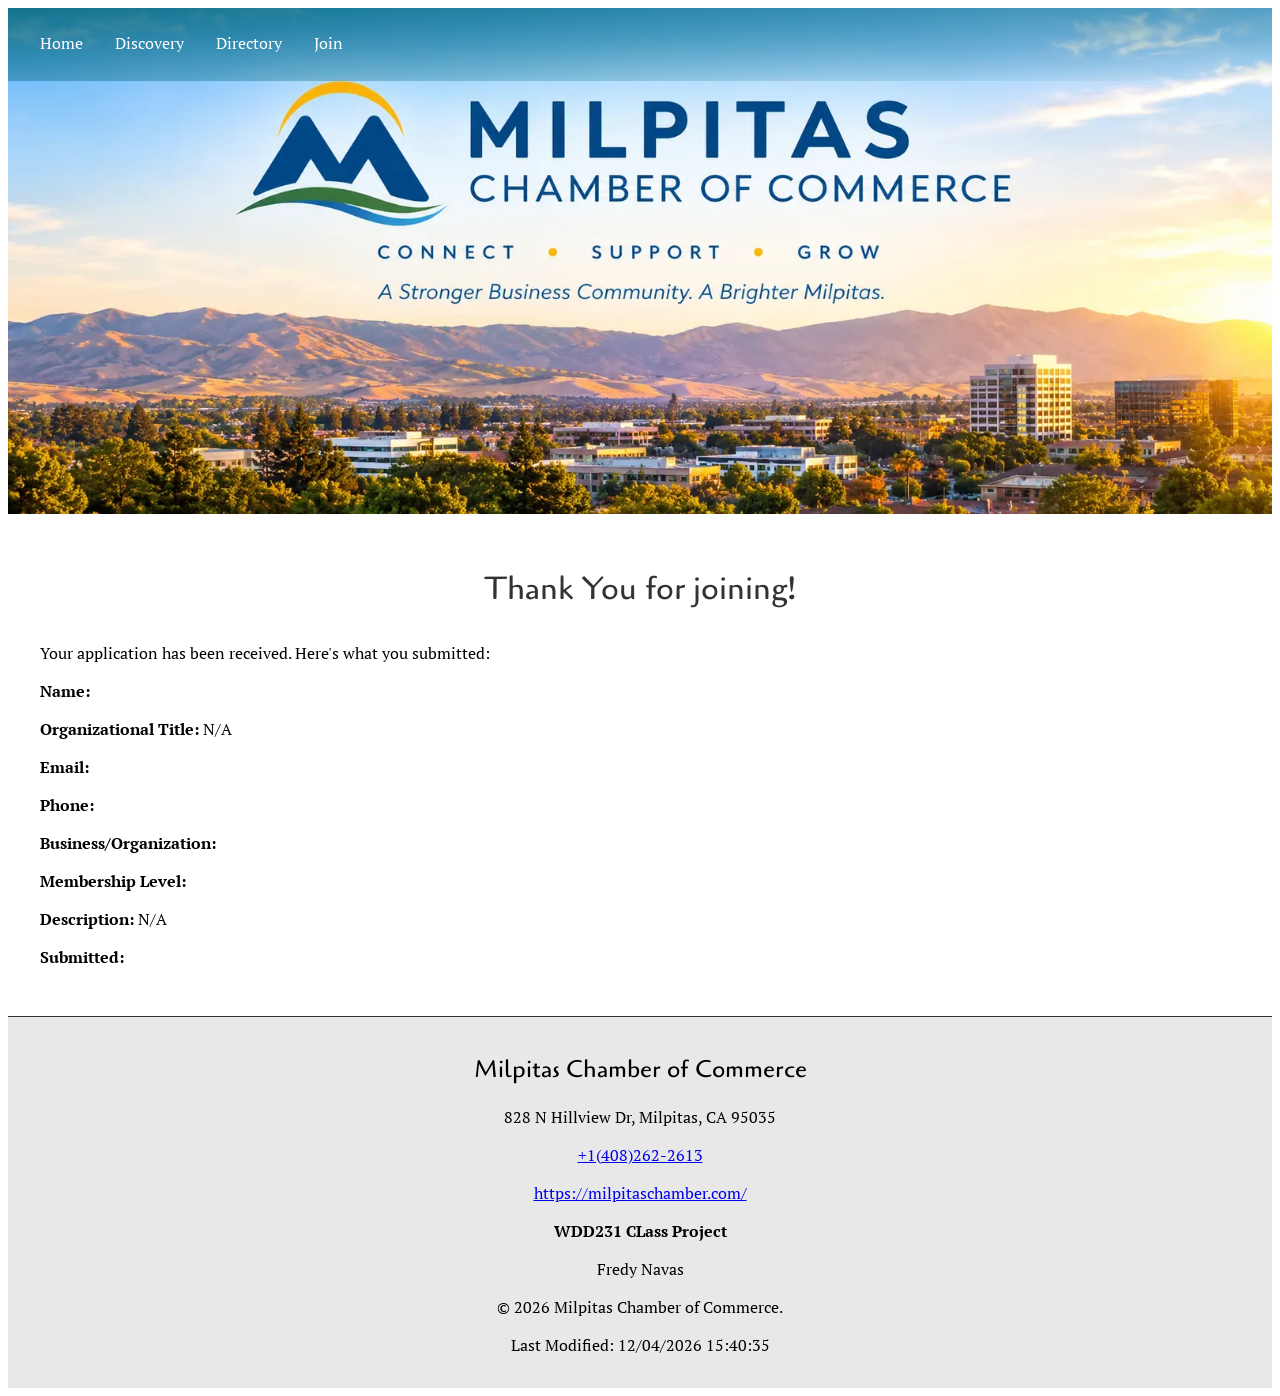
<file: chamber/thankyou.html>
<!DOCTYPE html>
<html lang="en">
    <head>
        <meta charset="UTF-8">
        <meta name="viewport" content="width=device-width, initial-scale=1.0">
        <meta name="description" content="Chamber of Commerce landing home page to welcome visitors with key information.">
        <meta name="author" content="Fredy Navas">
        <title>Thank You for joining - Milpitas Chamber of Commerce</title>


        <!--GOOGLE FONTS-->
        <link rel="preconnect" href="https://fonts.googleapis.com">
        <link rel="preconnect" href="https://fonts.gstatic.com" crossorigin>
        <link href="https://fonts.googleapis.com/css2?family=Cagliostro&family=PT+Serif:ital,wght@0,400;0,700;1,400;1,700&display=swap" rel="stylesheet">


        <!--FAVICON-->
        <link rel="icon" href="images/cityhallico.svg">

        <!--link files-->
        <script src="scripts/navigation.js" defer></script>
        <script src="scripts/date.js" defer></script>
        <script src="scripts/directory.js" defer></script>
        <script src="scripts/weather.js" defer></script>
        <script src="scripts/spotlights.js" defer></script>
        <script src="scripts/thankyou.js" defer></script>
        <link rel="stylesheet" href="styles/chamber.css">
        <link rel="stylesheet" href="styles/chamber-large.css">

        <!--META TAGS-->
        <meta property="og:title" content="Milpitas Chamber of Commerce">
        <meta property="og:description" content="Milpitas Chamber of Commerce, directory of local businesses with grid and list view.">
        <meta property="og:image" content="https://fredywnavas.github.io/wdd231/chamber/images/cityhallico.svg">
        <meta property="og:url" content="https://fredywnavas.github.io/wdd231/chamber/directory.html">

    </head>
    <body>
        <header>

            
            <!--BANNER-->
            <img src="images/milpitas_chamber_banner.webp" alt="Milpitas City Banner" class="banner-img">

            <nav>
                <button id="menu-toggle" class="hamburger-menu">
                    <span></span>
                    <span></span>
                    <span></span>
                </button>
                <ul id="nav-menu" class="nav-menu">
                    <li><a href="index.html">Home</a></li>
                    <li><a href="discover.html">Discovery</a></li>
                    <li><a href="directory.html">Directory</a></li>
                    <li><a href="join.html">Join</a></li>
                </ul>
            </nav>
        </header>



        <main>

            <h1>Thank You for joining!</h1>
            <p>Your application has been received. Here's what you submitted:</p>

            <section id="confirmation">
                <p><strong>Name:</strong> <span id="fullName"></span></p>
                <p><strong>Organizational Title:</strong> <span id="orgTitle"></span></p>
                <p><strong>Email:</strong> <span id="email"></span></p>
                <p><strong>Phone:</strong> <span id="phone"></span></p>
                <p><strong>Business/Organization:</strong> <span id="orgName"></span></p>
                <p><strong>Membership Level:</strong> <span id="membership"></span></p>
                <p><strong>Description:</strong> <span id="orgDescription"></span></p>
                <p><strong>Submitted:</strong> <span id="timestamp"></span></p>
            </section>

        </main>






        <footer>

            <!--FOOTER CONTENT
            organization information-->

            <div class="footer-content">
                <h2>Milpitas Chamber of Commerce</h2>
                <p>828 N Hillview Dr, Milpitas, CA 95035</p>
                <p><a href="tel:+14082622613">+1(408)262-2613</a></p>
                <p><a href="https://milpitaschamber.com/" target="_blank">https://milpitaschamber.com/</a></p>
            </div>

            <!--Project credit-->
            <div class="footer-section">
                <p><strong>WDD231 CLass Project</strong></p>
                <p>Fredy Navas</p>
            </div>

            <!--Dynamic date-->
            <div class="footer-section">
                <p>&copy; <span id="currentyear"></span> Milpitas Chamber of Commerce.</p>
                <p><span id="lastModified"></span></p>
            </div>

        
        </footer>
        
    </body>
</html>
</file>
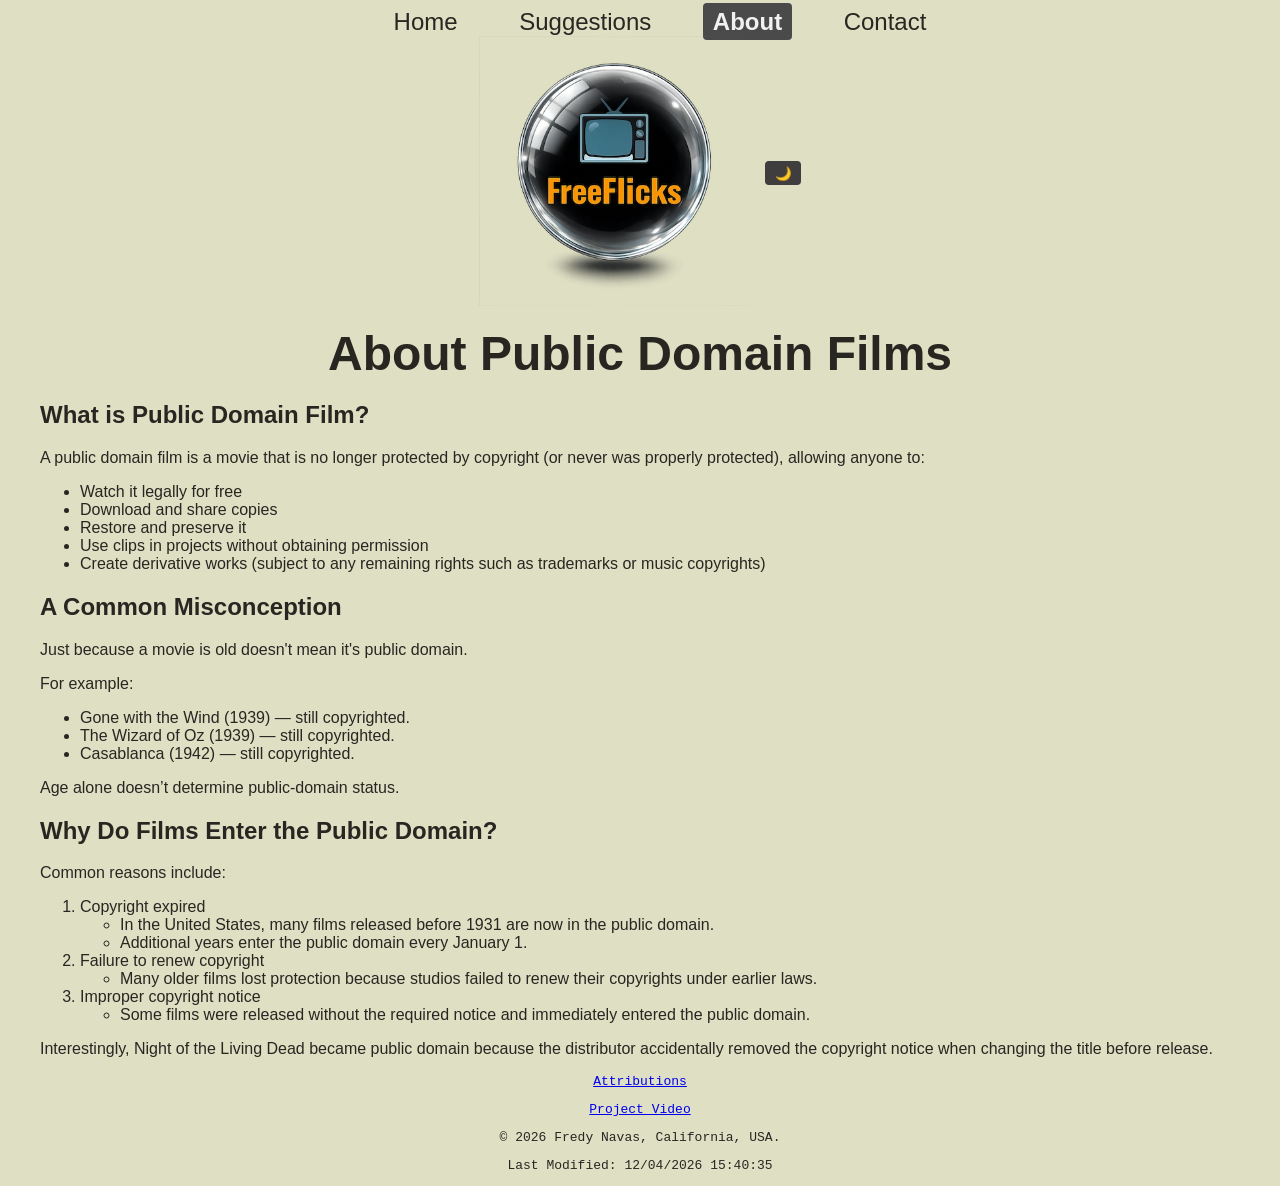
<file: project/about.html>
<!DOCTYPE html>
<html lang="en">

<head>
    <meta charset="UTF-8">
    <meta name="viewport" content="width=device-width, initial-scale=1.0">
    <meta name="author" content="Fredy Navas">
    <title>About Public Domain Films | FreeFlicks</title>
    <meta name="description" content="Learn what public domain films are, why some old movies are still copyrighted, and how films enter the public domain.">

    <!--META DATA Open Graph tags-->
    <meta property="og:type" content="website">
    <meta property="og:title" content="About Public Domain Films | FreeFlicks">
    <meta property="og:description" content="Learn what public domain films are and why some old movies are still copyrighted.">
    <meta property="og:image" content="https://fredywnavas.github.io/wdd231/project/images/ff-logo.webp">
    <meta property="og:url" content="https://fredywnavas.github.io/wdd231/project/about.html">


        <!--LINK FILES-->
    <link rel="stylesheet" href="styles/freeflicks.css">
    <link rel="stylesheet" href="styles/freeflicks-large.css">

    <link rel="icon" href="images/ff-favicon.ico" type="image/x-icon">

    <script type="module" src="scripts/main.js"></script>
    <script src="scripts/getdates.js" defer></script>


    <!--Google Fonts-->
    <link rel="preconnect" href="https://fonts.googleapis.com">
    <link rel="preconnect" href="https://fonts.gstatic.com" crossorigin>
    <link
        href="https://fonts.googleapis.com/css2?family=Elms+Sans:ital,wght@0,100..900;1,100..900&family=Libre+Baskerville:ital,wght@0,400..700;1,400..700&display=swap"
        rel="stylesheet">

</head>

<body>

    <!--MENU TO THE OTHER PAGES-->
    <nav id="link-nav">
        <button type="button" class="hamburger" aria-label="Menu" aria-expanded="false">☰</button>
        <ul>
            <li><a href="index.html">Home</a></li>
            <li><a href="suggestions.html">Suggestions</a></li>
            <li><a href="about.html">About</a></li>
            <li><a href="contact.html">Contact</a></li>
        </ul>
    </nav>



    <header>
        <div class="header-brand">
            <a href="index.html"> <img src="images/ff-logo.webp" alt="FreeFlicks logo"></a>
            <button id="theme-toggle">🌙</button>
        </div>

    </header>

    <main class="container">
    <h1>About Public Domain Films</h1>

        <section>
            <h2>What is Public Domain Film?</h2>
            <p>A public domain film is a movie that is no longer protected by copyright (or never was properly protected), allowing anyone to:</p>
            <ul>
                <li>Watch it legally for free</li>
                <li>Download and share copies</li>
                <li>Restore and preserve it</li>
                <li>Use clips in projects without obtaining permission</li>
                <li>Create derivative works (subject to any remaining rights such as trademarks or music copyrights)</li>
            </ul>
        </section>

        <section>
            <h2>A Common Misconception</h2>
            <p>Just because a movie is old doesn't mean it's public domain.</p>
            <p>For example:</p>
            <ul>
                <li>Gone with the Wind (1939) — still copyrighted.</li>
                <li>The Wizard of Oz (1939) — still copyrighted.</li>
                <li>Casablanca (1942) — still copyrighted.</li>
            </ul>
            <p>Age alone doesn’t determine public-domain status.</p>
        </section>

        <section>
            <h2>Why Do Films Enter the Public Domain?</h2>
            <p>Common reasons include:</p>
            <ol>
                <li>Copyright expired
                    <ul>
                        <li>In the United States, many films released before 1931 are now in the public domain.</li>
                        <li>Additional years enter the public domain every January 1.</li>
                    </ul>
                </li>
                <li>Failure to renew copyright
                    <ul>
                        <li>Many older films lost protection because studios failed to renew their copyrights under earlier laws.</li>
                    </ul>
                </li>
                <li>Improper copyright notice
                    <ul>
                        <li>Some films were released without the required notice and immediately entered the public domain.</li>
                    </ul>
                </li>
            </ol>
            <p>Interestingly, Night of the Living Dead became public domain because the distributor accidentally removed the copyright notice when changing the title before release.</p>
        </section>
    </main>

    <footer>
        <p><a href="attributions.html">Attributions</a></p>
        <p><a href="https://www.youtube.com/watch?v=2uqa2iw0mwc" target="_blank" rel="noopener noreferrer">Project Video</a></p>
        <p>
            &copy; <span id="currentyear"></span> Fredy Navas, California, USA.
        </p>

        <p id="lastModified"></p>
        
    </footer>

</body>





</html>
</file>
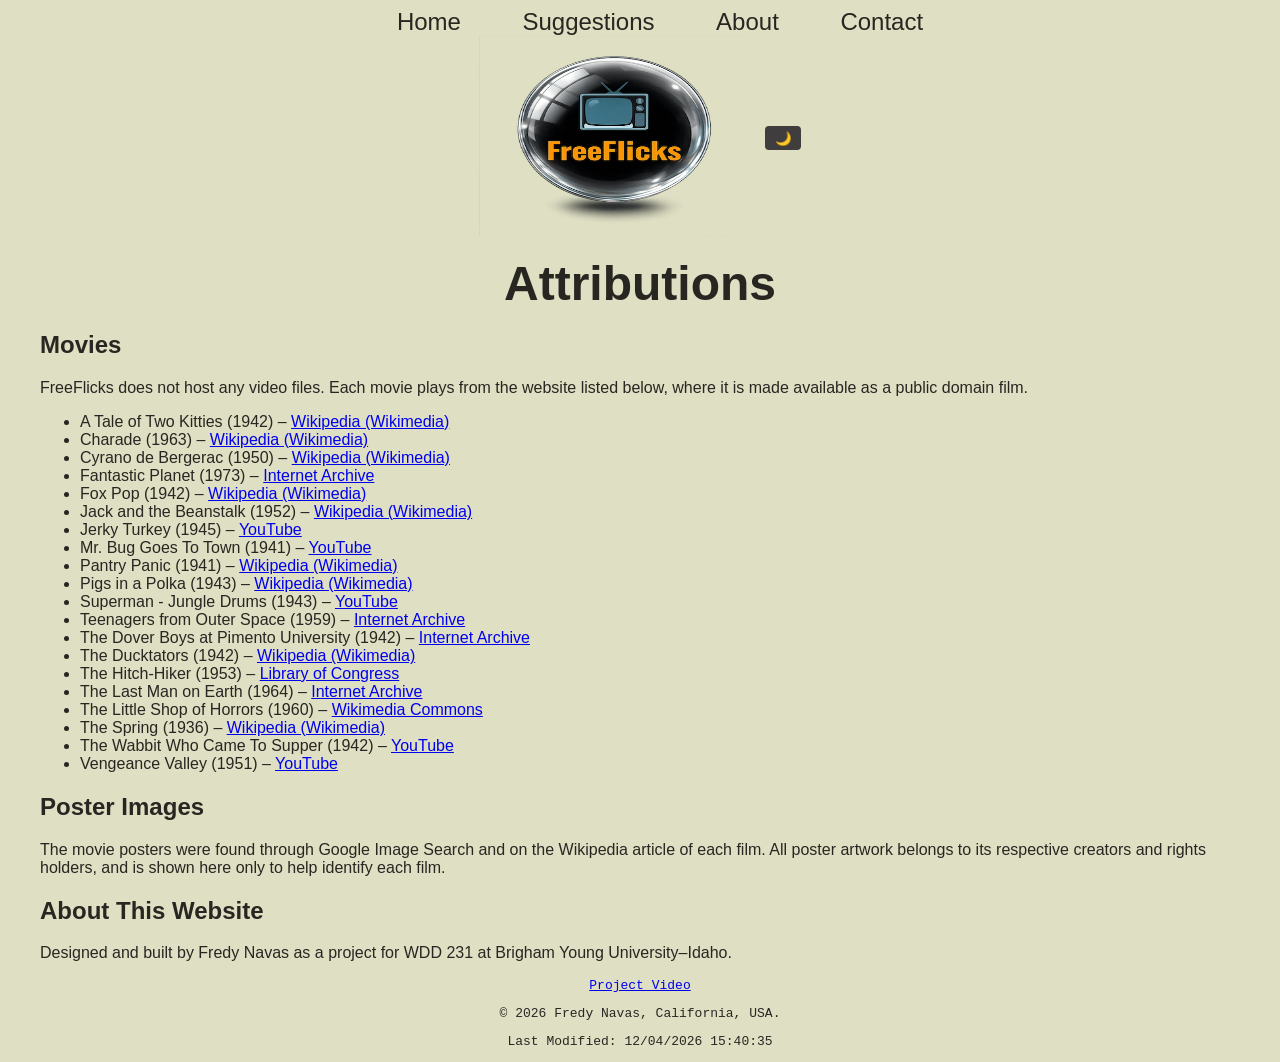
<file: project/attributions.html>
<!DOCTYPE html>
<html lang="en">

<head>
    <meta charset="UTF-8">
    <meta name="viewport" content="width=device-width, initial-scale=1.0">
    <meta name="author" content="Fredy Navas">
    <title>Attributions | FreeFlicks</title>
    <meta name="description" content="Credits and sources for the public domain movies, poster images, and other content used on FreeFlicks.">
    <meta property="og:type" content="website">
    <meta property="og:title" content="Attributions | FreeFlicks">
    <meta property="og:description" content="Credits and sources for the movies and images used on FreeFlicks.">
    <meta property="og:image" content="https://fredywnavas.github.io/wdd231/project/images/ff-logo.webp">
    <meta property="og:url" content="https://fredywnavas.github.io/wdd231/project/attributions.html">


    <!--link files-->
    <link rel="icon" href="images/ff-favicon.ico" type="image/x-icon">
    <link rel="stylesheet" href="styles/freeflicks.css">
    <link rel="stylesheet" href="styles/freeflicks-large.css">
    <script type="module" src="scripts/main.js"></script>
    <script src="scripts/getdates.js" defer></script>

    <!--Google Fonts-->
    <link rel="preconnect" href="https://fonts.googleapis.com">
    <link rel="preconnect" href="https://fonts.gstatic.com" crossorigin>
    <link
        href="https://fonts.googleapis.com/css2?family=Elms+Sans:ital,wght@0,100..900;1,100..900&family=Libre+Baskerville:ital,wght@0,400..700;1,400..700&display=swap"
        rel="stylesheet">
</head>

<body>

    <!--MENU TO THE OTHER PAGES-->
    <nav id="link-nav">
        <button type="button" class="hamburger" aria-label="Menu" aria-expanded="false">☰</button>
        <ul>
            <li><a href="index.html">Home</a></li>
            <li><a href="suggestions.html">Suggestions</a></li>
            <li><a href="about.html">About</a></li>
            <li><a href="contact.html">Contact</a></li>
        </ul>
    </nav>

    <header>
        <div class="header-brand">
            <a href="index.html"> <img src="images/ff-logo.webp" alt="FreeFlicks logo" width="200" height="200"></a>
            <button type="button" id="theme-toggle">🌙</button>
        </div>
    </header>

    <main class="container attributions">
        <h1>Attributions</h1>
        <section>
            <h2>Movies</h2>
            <p>FreeFlicks does not host any video files. Each movie plays from the website listed below, where it is made available as a public domain film.</p>
            <ul>
                <li>A Tale of Two Kitties (1942) &ndash; <a href="https://en.wikipedia.org/wiki/File:A_Tale_of_Two_Kitties_190612_LTPC.webm" target="_blank" rel="noopener noreferrer">Wikipedia (Wikimedia)</a></li>
                <li>Charade (1963) &ndash; <a href="https://en.wikipedia.org/wiki/File:Charade_(Stanley_Donen,_1963).webm" target="_blank" rel="noopener noreferrer">Wikipedia (Wikimedia)</a></li>
                <li>Cyrano de Bergerac (1950) &ndash; <a href="https://en.wikipedia.org/wiki/File:Cyrano_de_Bergerac_(1950).webm" target="_blank" rel="noopener noreferrer">Wikipedia (Wikimedia)</a></li>
                <li>Fantastic Planet (1973) &ndash; <a href="https://archive.org/details/fantastic-planet__1973" target="_blank" rel="noopener noreferrer">Internet Archive</a></li>
                <li>Fox Pop (1942) &ndash; <a href="https://en.wikipedia.org/wiki/File:Chuck_Jones_-_Merrie_Melodies_-_Fox_Pop_(1942)_(restored_HD_version)_(2).webm" target="_blank" rel="noopener noreferrer">Wikipedia (Wikimedia)</a></li>
                <li>Jack and the Beanstalk (1952) &ndash; <a href="https://en.wikipedia.org/wiki/File:Jack_and_the_Beanstalk_(1952).webm" target="_blank" rel="noopener noreferrer">Wikipedia (Wikimedia)</a></li>
                <li>Jerky Turkey (1945) &ndash; <a href="https://www.youtube.com/watch?v=MJ_EDzA6yJk" target="_blank" rel="noopener noreferrer">YouTube</a></li>
                <li>Mr. Bug Goes To Town (1941) &ndash; <a href="https://www.youtube.com/watch?v=z-1b_B96P1Y" target="_blank" rel="noopener noreferrer">YouTube</a></li>
                <li>Pantry Panic (1941) &ndash; <a href="https://en.wikipedia.org/wiki/File:Pantry_Panic.webm" target="_blank" rel="noopener noreferrer">Wikipedia (Wikimedia)</a></li>
                <li>Pigs in a Polka (1943) &ndash; <a href="https://en.wikipedia.org/wiki/File:Pigs_in_a_Polka_LTGC.webm" target="_blank" rel="noopener noreferrer">Wikipedia (Wikimedia)</a></li>
                <li>Superman - Jungle Drums (1943) &ndash; <a href="https://www.youtube.com/watch?v=n2LUJQgfhcI" target="_blank" rel="noopener noreferrer">YouTube</a></li>
                <li>Teenagers from Outer Space (1959) &ndash; <a href="https://archive.org/details/horror-sci-fi-thriller-movie-teenagers-from-outer-space-1959" target="_blank" rel="noopener noreferrer">Internet Archive</a></li>
                <li>The Dover Boys at Pimento University (1942) &ndash; <a href="https://archive.org/details/the-dover-boys-at-pimento-university-1942-hd-blu-ray-remux" target="_blank" rel="noopener noreferrer">Internet Archive</a></li>
                <li>The Ducktators (1942) &ndash; <a href="https://en.wikipedia.org/wiki/File:The_Ducktators_190611_LTGC.webm" target="_blank" rel="noopener noreferrer">Wikipedia (Wikimedia)</a></li>
                <li>The Hitch-Hiker (1953) &ndash; <a href="https://tile.loc.gov/storage-services/service/mbrs/ntscrm/00047382/00047382.mp4" target="_blank" rel="noopener noreferrer">Library of Congress</a></li>
                <li>The Last Man on Earth (1964) &ndash; <a href="https://archive.org/details/the-last-man-on-earth-1964-by-ubaldo-ragona-and-sidney-salkow" target="_blank" rel="noopener noreferrer">Internet Archive</a></li>
                <li>The Little Shop of Horrors (1960) &ndash; <a href="https://commons.wikimedia.org/wiki/File:The_Little_Shop_of_Horrors_(1960)_by_Roger_Corman.webm" target="_blank" rel="noopener noreferrer">Wikimedia Commons</a></li>
                <li>The Spring (1936) &ndash; <a href="https://en.wikipedia.org/wiki/File:To_Spring_(1936).webm" target="_blank" rel="noopener noreferrer">Wikipedia (Wikimedia)</a></li>
                <li>The Wabbit Who Came To Supper (1942) &ndash; <a href="https://www.youtube.com/watch?v=NmrBmzt0kvE" target="_blank" rel="noopener noreferrer">YouTube</a></li>
                <li>Vengeance Valley (1951) &ndash; <a href="https://www.youtube.com/watch?v=CAdygNgLGW0" target="_blank" rel="noopener noreferrer">YouTube</a></li>
            </ul>
        </section>

        <section>
            <h2>Poster Images</h2>
            <p>The movie posters were found through Google Image Search and on the Wikipedia article of each film. All poster artwork belongs to its respective creators and rights holders, and is shown here only to help identify each film.</p>
        </section>

        <section>
            <h2>About This Website</h2>
            <p>Designed and built by Fredy Navas as a project for WDD 231 at Brigham Young University&ndash;Idaho.</p>
        </section>
    </main>

    <footer>
        <p><a href="https://www.youtube.com/watch?v=2uqa2iw0mwc" target="_blank" rel="noopener noreferrer">Project Video</a></p>

        <p>
            &copy; <span id="currentyear"></span> Fredy Navas, California, USA.
        </p>

        <p id="lastModified"></p>
    </footer>

</body>

</html>
</file>
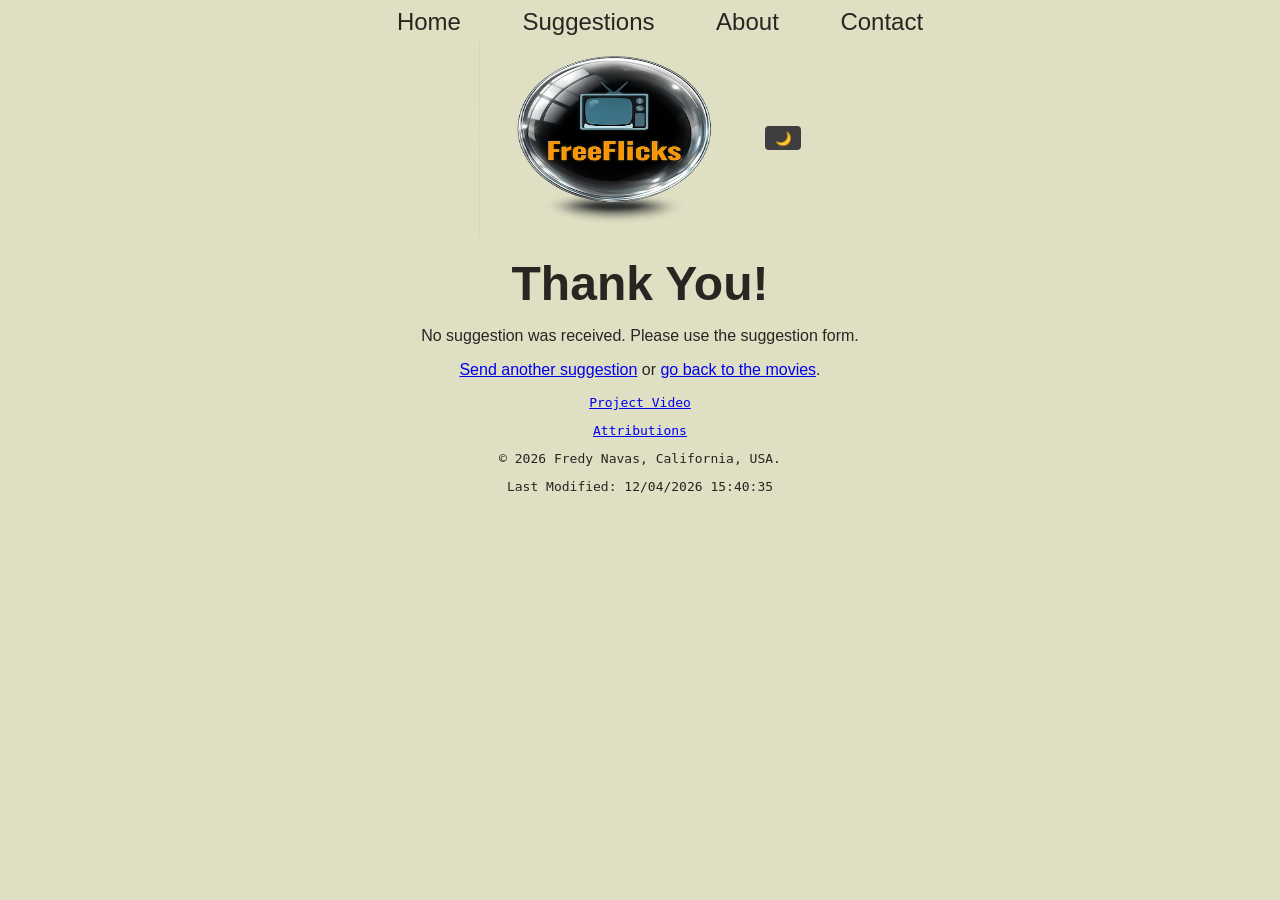
<file: project/form-results.html>
<!DOCTYPE html>
<html lang="en">
 
<head>
    <meta charset="UTF-8">
    <meta name="viewport" content="width=device-width, initial-scale=1.0">
    <meta name="author" content="Fredy Navas">
    <title>Thank You | FreeFlicks</title>
    <meta name="description" content="Confirmation of the public domain movie suggestion you sent to FreeFlicks.">

    <!--META DATA Open Graph tags-->
    <meta property="og:type" content="website">
    <meta property="og:title" content="Thank You | FreeFlicks">
    <meta property="og:description" content="Confirmation of the public domain movie suggestion you sent to FreeFlicks.">
    <meta property="og:image" content="https://fredywnavas.github.io/wdd231/project/images/ff-logo.webp">
    <meta property="og:url" content="https://fredywnavas.github.io/wdd231/project/form-results.html">



 
    <!--LINK FILES-->
    <link rel="stylesheet" href="styles/freeflicks.css">
    <link rel="stylesheet" href="styles/freeflicks-large.css">

    <link rel="icon" href="images/ff-favicon.ico" type="image/x-icon">

    <script type="module" src="scripts/main.js"></script>
    <script type="module" src="scripts/form-results.js"></script>
    <script src="scripts/getdates.js" defer></script>
</head>
 
<body>
    <!--Menu to the other pages-->
    <nav id="link-nav">
        <button type="button" class="hamburger" aria-label="Menu" aria-expanded="false">☰</button>
        <ul>
            <li><a href="index.html">Home</a></li>
            <li><a href="suggestions.html">Suggestions</a></li>
            <li><a href="about.html">About</a></li>
            <li><a href="contact.html">Contact</a></li>
        </ul>
    </nav>

    <header>
        <div class="header-brand">
            <a href="index.html"> <img src="images/ff-logo.webp" alt="FreeFlicks logo" width="200" height="200"></a>
            <button type="button" id="theme-toggle">🌙</button>
        </div>
    </header>

    <main class="container">
        <h1>Thank You!</h1>
        <section class="form-results">
            <p id="results-message"></p>
            <dl id="results-list"></dl>
            <p><a href="suggestions.html">Send another suggestion</a> or <a href="index.html">go back to the movies</a>.</p>
        </section>
    </main>

    <footer>
        <p><a href="https://www.youtube.com/watch?v=2uqa2iw0mwc" target="_blank" rel="noopener noreferrer">Project Video</a></p>
        <p><a href="attributions.html">Attributions</a></p>
        <p>
            &copy; <span id="currentyear"></span> Fredy Navas, California, USA.
        </p>

        <p id="lastModified"></p>

    </footer>

</body>

</html>
</file>
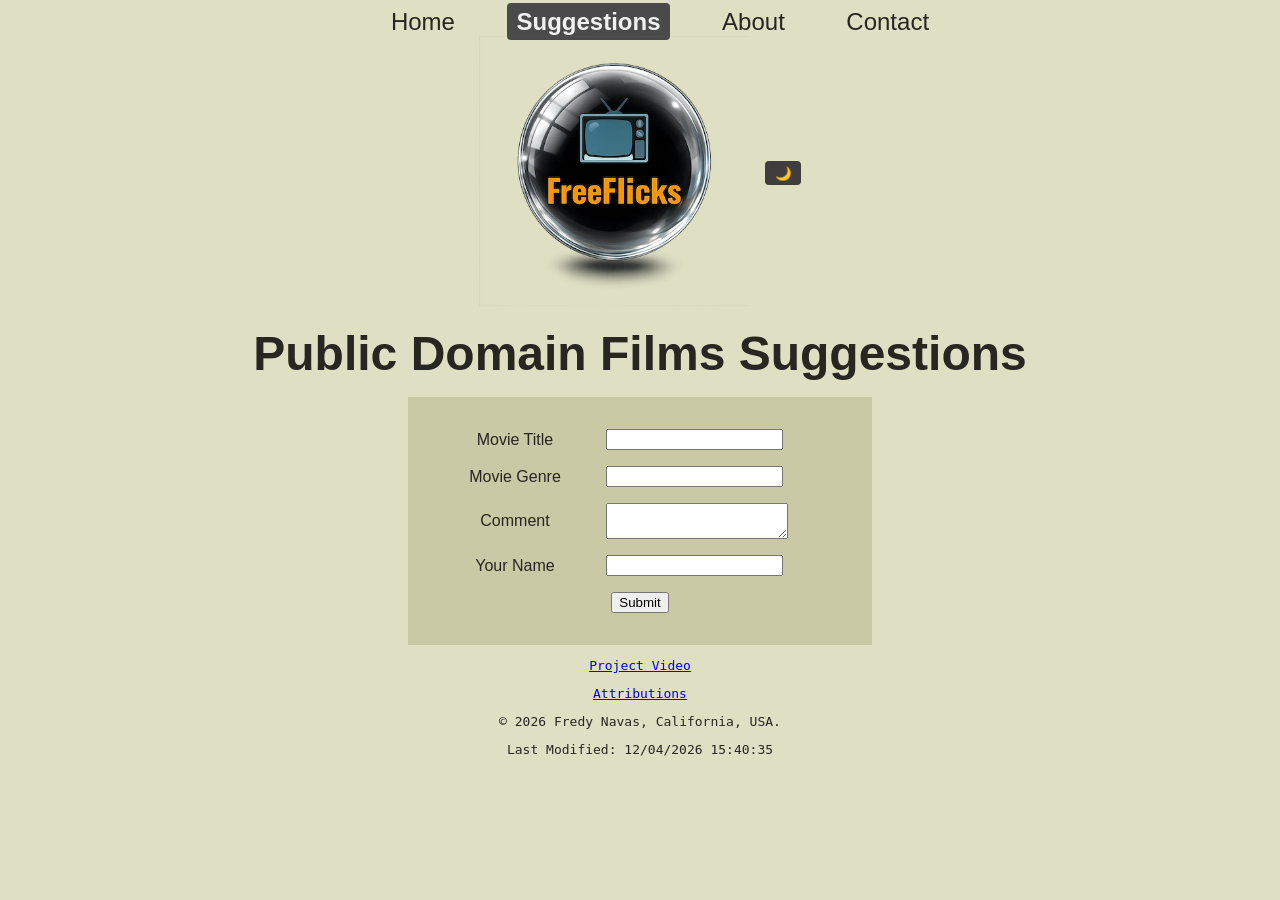
<file: project/suggestions.html>
<!DOCTYPE html>
<html lang="en">

<head>
    <meta charset="UTF-8">
    <meta name="viewport" content="width=device-width, initial-scale=1.0">
    <meta name="author" content="Fredy Navas">
    <title>Suggest a Movie | FreeFlicks</title>
    <meta name="description" content="Know a public domain movie that should be on FreeFlicks? Send us the title, genre, and a short comment with this suggestion form.">

    <!--META DATA Open Graph tags-->
    <meta property="og:type" content="website">
    <meta property="og:title" content="Suggest a Movie | FreeFlicks">
    <meta property="og:description" content="Know a public domain movie that should be on FreeFlicks? Send us your suggestion.">
    <meta property="og:image" content="https://fredywnavas.github.io/wdd231/project/images/ff-logo.webp">
    <meta property="og:url" content="https://fredywnavas.github.io/wdd231/project/suggestions.html">
    
    
    <!--LINK FILES-->
    <link rel="stylesheet" href="styles/freeflicks.css">
    <link rel="stylesheet" href="styles/freeflicks-large.css">

    <link rel="icon" href="images/ff-favicon.ico" type="image/x-icon">

    <script type="module" src="scripts/main.js"></script>
    <script src="scripts/getdates.js" defer></script>


    <!--Google Fonts-->
    <link rel="preconnect" href="https://fonts.googleapis.com">
    <link rel="preconnect" href="https://fonts.gstatic.com" crossorigin>
    <link
        href="https://fonts.googleapis.com/css2?family=Elms+Sans:ital,wght@0,100..900;1,100..900&family=Libre+Baskerville:ital,wght@0,400..700;1,400..700&display=swap"
        rel="stylesheet">

</head>

<body>

    <!--MENU TO THE OTHER PAGES-->
    <nav id="link-nav">
        <button type="button" class="hamburger" aria-label="Menu" aria-expanded="false">☰</button>
        <ul>
            <li><a href="index.html">Home</a></li>
            <li><a href="suggestions.html">Suggestions</a></li>
            <li><a href="about.html">About</a></li>
            <li><a href="contact.html">Contact</a></li>
        </ul>
    </nav>



    <header>
        <div class="header-brand">
            <a href="index.html"> <img src="images/ff-logo.webp" alt="FreeFlicks logo"></a>
            <button id="theme-toggle">🌙</button>
        </div>

    </header>

    <main>
        <h1>Public Domain Films Suggestions</h1>
        <form class="suggestion-form" action="form-results.html" method="get">
            <div class="form-row">
                <label for="movie-title">Movie Title</label>
                <input type="text" id="movie-title" name="movie-title" required>
            </div>
            
            <div class="form-row">
                <label for="movie-genre">Movie Genre</label>
                <input type="text" id="movie-genre" name="movie-genre" required>
            </div>

            <div class="form-row">
                <label for="comment">Comment</label>
                <textarea id="comment" name="comment" required></textarea>
            </div>
            
            <div class="form-row">
                <label for="user-name">Your Name</label>
                <input type="text" id="user-name" name="user-name" required>
            </div>
            
            <button type="submit">Submit</button>

        </form>
    </main>

    <footer>
        <p><a href="https://www.youtube.com/watch?v=2uqa2iw0mwc" target="_blank" rel="noopener noreferrer">Project Video</a></p>
        <p><a href="attributions.html">Attributions</a></p>
        <p>
            &copy; <span id="currentyear"></span> Fredy Navas, California, USA.
        </p>

        <p id="lastModified"></p>
    </footer>

</body>

</html>
</file>
<file: styles/index.css>
:root {
    /* C O L O R S */
    --color-bg: #ffffff; /* pure white background */
    --color-bg-alt: #f5f3f0; /* light off-white panels */
    --color-text: #1a1a1a; /* dark charcoal for maximum contrast */
    --color-text-muted: #555555; /* medium gray for secondary text */
    --color-accent: #2c3e50; /* deep navy/charcoal accent */
    --color-accent-alt: #34495e; /* slightly lighter accent */
    --color-border: #999999; /* darker visible borders */

    /* F O N T S */
    --font-main: 'Menlo', 'Monaco', 'Consolas', monospace;

    /* S P A C I N G (for consistent proximity / repetition */
    --spacing-sm: 0.5;
    --spacing-md: 1rem;
    --spacing-lg: 2rem;

    /* L A Y O U T */
    --max-width: 1200px;
}

* {
    box-sizing: border-box;
}

body {
    margin: 0;
    font-family: var(--font-main);
    background-color: var(--color-bg);
    color: var(--color-text);
    line-height: 1.5;
}

main {
    padding: 2rem;
}

main section img {
    width: 50%;
    max-width: 200%;
    height: auto;
}

/* H E A D E R */

header {
    display: flex;
    align-items: center;
    gap: var(--spacing-sm);
    padding: var(--spacing-sm) var(--spacing-md);
    background-color: var(--color-bg-alt);
    border-bottom: 1px solid var(--color-border);
}

/*  L O G O  */
.logo {
    width: 70px;
    height: 70px;
    flex-shrink: 0;
}

.site-name {
    font-size: 1.25rem;
    margin-right: auto; /* pushes hamburger button to the far right */
}

#hamburger {
    background: none;
    border: none;
    padding: var(--spacing-sm);
    cursor: pointer;
    line-height: 0; /* prevents extra height around the img */
}

#hamburger img {
    width: 50px;
    height: 50px;
}









/*BUTTONS HOME CHAMBER FINAL*/

nav {
    display: none; /* hidden by default on mobile */
    flex-direction: column; /* vertical menu on mobile */
    gap: var(--spacing-md);
    padding: var(--spacing-md);
    background-color: var(--color-bg-alt);
    border-bottom: 1px solid var(--color-border);
}

/* Show nav when hamburger is clicked (active class added by JS) */
nav.active {
    display: flex;
}

nav a {
    color: var(--color-text);
    text-decoration: none;
    padding: var(--spacing-sm) var(--spacing-md);
    border-radius: 4px;
    transition: all 0.3s ease;      /* smooth hover effect */
    font-weight: 500;
}

nav a:hover {
    background-color: #e0e0e0;      /* light gray on hover */
    color: var(--color-accent);     /* dark accent text */
}

nav a.active {
    background-color: var(--color-accent);   /* deep navy background */
    color: #ffffff;                           /* white text */
    font-weight: bold;
}










/* B U T T O N S */

.filter-buttons {
    display: flex;
    gap: var(--spacing-md);
    margin-bottom: var(--spacing-md);
    flex-wrap: wrap;
}

.filter-btn {
    background-color: var(--color-bg-alt);
    color: var(--color-text);
    border: 1px solid var(--color-border);
    padding: var(--spacing-md) var(--spacing-lg);
    border-radius: 4px;
    cursor: pointer;
    font-family: var(--font-main);
}

.filter-btn.active {
    background-color: var(--color-accent);
    color: #ffffff;
    border-color: var(--color-accent);
}


/* C O U R S E - C A R D S */

#course-cards {
    display: grid;
    grid-template-columns: repeat(auto-fit, minmax(140px, 1fr));
    gap: var(--spacing-md);
}

.course-card {
    background-color: var(--color-bg-alt);
    border: 1px solid var(--color-border);
    border-radius: 6px;
    padding: var(--spacing-md);
    text-align: center;
}

.course-card.completed {
    border-color: var(--color-accent);
    background-color: #e8f1f8; /* light blue tint for completed cards */
}

.course-card.completed::after {
    content: "✓ Completed";
    display: block;
    margin-top: var(--spacing-sm);
    color: var(--color-accent);
    font-size: 0.85rem;
    font-weight: bold;
}

#total-credits {
    font-weight: bold;
    margin-bottom: var(--spacing-md);
}




/* S O C I A L   M E D I A */
 
.social-media {
    padding: var(--spacing-lg) var(--spacing-md);
    text-align: center;
    background-color: var(--color-bg-alt);
    border-top: 1px solid var(--color-border);
    border-bottom: 1px solid var(--color-border);
}
 
.social-media h2 {
    margin-top: 0;
    margin-bottom: var(--spacing-md);
    color: var(--color-text);
    font-size: 1.25rem;
}
 
.social-links {
    display: flex;
    justify-content: center;
    gap: var(--spacing-lg);
    flex-wrap: wrap;
}
 
.social-links a {
    display: inline-flex;
    align-items: center;
    justify-content: center;
    width: 50px;
    height: 50px;
    border-radius: 50%;
    text-decoration: none;
    transition: all 0.3s ease;
}
 
.social-links a:hover {
    background-color: #73a7df;
    transform: scale(1.1);
    box-shadow: 0 4px 8px rgba(61, 154, 241, 0.2);
}





footer {
    text-align: center;
    padding: var(--spacing-md);
    background-color: var(--color-bg-alt);
    border-top: 1px solid var(--color-border);
    font-size: 0.9rem;
    color: var(--color-text-muted);
}
</file>
<file: styles/index-large.css>
/*MEDIA QUERY FOR LARGE SCREENS*/
@media (min-width: 768px) {
    
    /*HIDE HAMBURGER MENU ON LARGER SCREENS*/
    #hamburger {
        display: none;
    }

    /*SHOW NAVIGATION MENU ON LARGER SCREENS*/
    nav {
        display: flex !important;
        flex-direction: row !important;
        gap: 2rem;
        padding: 1rem 2rem;
        background-color: var(--color-bg-alt);
        border-bottom: 1px solid var(--color-border);
    }

    /*Increase padding and add max-width on larger screens*/
    main {
        padding: 2rem;
        max-width: 1200px;
        margin: 0 auto;
        display: grid;
        grid-template-columns: 1fr 1fr;
        gap: 2rem;
    }

    /*Make heading span full width*/
    main > h1 {
        grid-column: 1 / -1;
    }

    /*Make courses span full width*/
    main > section:nth-child(4){
        grid-column: 1 / -1;
    }

    /*Adjust photo for desktop*/
    main section img.student-photo {
        width: 100%;
        max-width: 400px;
        height: auto;
    }



    /* Social media styling for larger screens */
    .social-links {
        gap: 2rem;
    }

 
    .social-links a {
        width: 60px;
        height: 60px;
    }
 
    .social-links a img {
        width: 35px;
        height: 35px;
    }
}
</file>
<file: chamber/styles/chamber.css>
/*NAVIGATION - MOBILE FIRST*/



/* ===== GOOGLE FONTS ===== */

/* Cagliostro - for headings (h1, h2, h3) */
h1, h2, h3 {
    font-family: 'Cagliostro', serif;
    font-weight: 400;
}

/* PT Serif - for body text (paragraphs, links, etc.) */
body, p, a, li {
    font-family: 'PT Serif', serif;
    font-weight: 400;
}

/* Bold text uses weight 700 */
strong, b {
    font-family: 'PT Serif', serif;
    font-weight: 700;
}

/* Italic text */
em, i {
    font-family: 'PT Serif', serif;
    font-style: italic;
    font-weight: 400;
}




/*WEBSITE BANER*/

header {
    position: relative;
}

.banner-img {
    width: 100%;
    height: auto;
    display: block;
}



/*
W E A T H E R    C A R D S
*/

.current-card,
.forecast-cards {
    display: flex;
    gap: 1rem;
    flex-wrap: wrap;
}

.forecast-card{
    border: 1px solid #13748d;
    border-radius: 8px;
    padding: 0.75rem;
    text-align: center;
    flex: 1 1 100px
}


/*SPOTLIGHT CARDS*/
.spotlight-cards {
    display: flex;
    gap: 1rem;
    flex-wrap: wrap;
}

.spotlight-card {
    border: 1px solid #13748d;
    border-radius: 8px;
    padding: 1rem;
    flex: 1 1 200px;
    text-align: center;
}

.spotlight-card img {
    max-width: 100px;
    height: auto;
}









nav {
    display: flex;
    justify-content: space-between;
    align-items: center;
    background: linear-gradient(to bottom right, rgba(19, 116, 141, 1), rgba(19, 116, 141, 0));
    padding: 1rem;
    position: absolute;
    top: 0;
    left: 0;
    right: 0;
}

.hamburger-menu {
    display: flex;
    flex-direction: column;
    gap: 0.4rem;
    background: none;
    border: none;
    cursor: pointer;
    padding: 0.5rem;
}

.hamburger-menu span {
    width: 25px;
    height: 3px;
    background-color: #fff;
    transition: 0.3s;
    display: block;
}

/*MENU HIDDEN BY DEFAULT ON MOBILE*/
.nav-menu {
    display: none;
    list-style: none;
    padding: 0;
    margin: 0;
    position: absolute;
    top: 100%;
    left: 0;
    right: 0;
    width: 100%;
    background-color: #23415f;
    flex-direction: column;
    z-index: 1000;
}

.nav-menu li {
    border-bottom: 1px solid #13748d;
}

.nav-menu a {
    display: block;
    color: #fff;
    text-decoration: none;
    padding: 1rem;
    transition: background-color 0.3s;
}

/*CURRENT PAGE HIGHLIGHTED*/
.nav-menu a[aria-current="page"] {
    background-color: rgba(255, 255, 255, 0.25);
    box-shadow: inset 0 -3px 0 #fff;
}

.nav-menu a:hover {
    background-color: #13748d;
}

/*SHOW MENU WHEN ACTIVE*/
.nav-menu.active {
    display: flex !important;
}

/*HAMBURGER ANIMATION WHEN MENU IS OPEN*/
.hamburger-menu.active span:nth-child(1) {
    transform: rotate(45deg) translate(5px, 5px);
}

.hamburger-menu.active span:nth-child(2) {
    opacity: 0;
}

.hamburger-menu.active span:nth-child(3) {
    transform: rotate(-45deg) translate(5px, -7px);
}


/*-------------X----------X----------X----------X--------X-----*/
/*--------X----------X----------X----------X---------X---------*/
/*-------------X----------X----------X----------X--------X-----*/
/*--------X----------X----------X----------X---------X---------*/


/* ===== DIRECTORY PAGE STYLING ===== */
 
/* Main and heading */
main {
    padding: 2rem 1rem;
    max-width: 1200px;
    margin: 0 auto;
}
 
main h1 {
    text-align: center;
    margin-bottom: 2rem;
    color: #333;
}
 
/* Toggle Buttons */
.view-toggle {
    display: flex;
    justify-content: center;
    gap: 1rem;
    margin-bottom: 2rem;
    flex-wrap: wrap;
}
 
.toggle-btn {
    padding: 0.75rem 1.5rem;
    border: 2px solid #13748d;
    background-color: white;
    color: #13748d;
    border-radius: 5px;
    cursor: pointer;
    font-size: 1rem;
    font-weight: 600;
    transition: all 0.3s ease;
}
 
.toggle-btn:hover {
    background-color: #f0f0f0;
}
 
.toggle-btn.active {
    background-color: #13748d;
    color: white;
}
 
/* ===== GRID VIEW ===== */
 
.members-grid {
    display: grid;
    grid-template-columns: 1fr;
    gap: 2rem;
    width: 100%;
}
 
.member-card {
    border: 1px solid #ddd;
    border-radius: 8px;
    overflow: hidden;
    box-shadow: 0 2px 8px rgba(0, 0, 0, 0.1);
    transition: transform 0.3s ease, box-shadow 0.3s ease;
    display: flex;
    flex-direction: column;
    height: 100%;
}
 
.member-card:hover {
    transform: translateY(-5px);
    box-shadow: 0 4px 12px rgba(0, 0, 0, 0.15);
}
 
.card-image {
    width: 100%;
    height: 200px;
    background-color: #f5f5f5;
    display: flex;
    align-items: center;
    justify-content: center;
    overflow: hidden;
}
 
.card-image img {
    max-width: 90%;
    max-height: 90%;
    object-fit: contain;
}
 
.card-content {
    padding: 1.5rem;
    flex-grow: 1;
    display: flex;
    flex-direction: column;
}
 
.member-card h3 {
    margin: 0 0 0.5rem 0;
    color: #333;
    font-size: 1.25rem;
}
 
.member-card .industry {
    color: #666;
    margin: 0.25rem 0;
    font-size: 0.9rem;
}
 
.member-card .address {
    color: #555;
    font-size: 0.9rem;
    margin: 0.75rem 0 0.5rem 0;
}
 
.member-card .phone {
    margin: 0.25rem 0;
}
 
.member-card .phone a {
    color: #13748d;
    text-decoration: none;
}
 
.member-card .phone a:hover {
    text-decoration: underline;
}
 
.website-link {
    display: inline-block;
    margin-top: 1rem;
    padding: 0.5rem 1rem;
    background-color: #13748d;
    color: white;
    text-decoration: none;
    border-radius: 4px;
    font-size: 0.9rem;
    text-align: center;
    transition: background-color 0.3s ease;
}
 
.website-link:hover {
    background-color: #0d4f68;
}
 
/* ===== LIST VIEW ===== */
 
.members-list {
    display: flex;
    flex-direction: column;
    gap: 1.5rem;
    width: 100%;
}
 
.member-list-item {
    border-left: 4px solid #13748d;
    padding: 1.5rem;
    background-color: #f9f9f9;
    border-radius: 4px;
    transition: background-color 0.3s ease;
}
 
.member-list-item:hover {
    background-color: #f0f0f0;
}
 
.list-item-header {
    display: flex;
    justify-content: space-between;
    align-items: center;
    margin-bottom: 1rem;
    flex-wrap: wrap;
    gap: 1rem;
}
 
.member-list-item h3 {
    margin: 0;
    color: #333;
    font-size: 1.25rem;
}
 
.member-list-item p {
    margin: 0.5rem 0;
    color: #555;
    font-size: 0.95rem;
}
 
.member-list-item a {
    color: #13748d;
    text-decoration: none;
}
 
.member-list-item a:hover {
    text-decoration: underline;
}
 
/* ===== MEMBERSHIP BADGES ===== */
 
.membership-badge {
    display: inline-block;
    padding: 0.4rem 0.8rem;
    border-radius: 20px;
    font-size: 0.85rem;
    font-weight: 600;
    white-space: nowrap;
}
 
.membership-badge.silver {
    background-color: #e8e8e8;
    color: #333;
}
 
.membership-badge.gold {
    background-color: #ffd700;
    color: #333;
}
 
.membership-badge.platinum {
    background-color: #e5e4e2;
    color: #333;
    border: 1px solid #888;
}




/*
===================
=== M O D A L S ===
===================
*/

.join-content {
    display: flex;
    flex-direction: column;
    gap: 1.5rem;
}

.membership-cards {
    display: flex;
    flex-direction: column;
    gap: 1rem;
}

.card {
    border: 1px solid #13748d;
    border-radius: 8px;
    padding: 1rem;
    opacity: 0;
    transform: translateY(20px);
    animation: cardFadeIn 0.6s ease forwards;
}

.card:nth-child(1) { animation-delay: 0.1s; }
.card:nth-child(2) { animation-delay: 0.3s; }
.card:nth-child(3) { animation-delay: 0.5s; }
.card:nth-child(4) { animation-delay: 0.7s; }

@keyframes cardFadeIn {
    to {
        opacity: 1;
        transform: translateY(0)
    }
}

.membership-modal {
    border: none;
    border-radius: 8px;
    padding: 1.5rem;
    max-width: 500px;
    width: 90%;
}

.membership-modal::backdrop {
    background-color: #ddd;
}




/* F O O T E R */

footer {
    text-align: center;
    padding: 1rem;
    background-color: #e8e8e8;
    border-top: 1px solid #333;
    color: #000000;
}
</file>
<file: chamber/styles/chamber-large.css>
/* NAVIGATION = DESKTOP */

@media (min-width: 768px) {
    .hamburger-menu {
        display: none;
    }

    .nav-menu {
        display: flex !important;
        position: static;
        background-color: transparent;
        flex-direction: row;
        gap: 0;
        top: auto;
        left: auto;
        right: auto;
    }

    .nav-menu li {
        border-bottom: none;
    }

    .nav-menu a {
        padding: 0.5rem 1rem;
        border-bottom: 3px solid transparent;
    }

    .nav-menu a:hover {
        background-color: transparent;
        border-bottom-color: #ffffff;
    }

    /*-------------X----------X----------X----------X--------X-----*/
    
    /* DIRECTORY - DESKTOP*/

    .members-grid {
        grid-template-columns: repeat(2, 1fr);
    }
}

@media (min-width: 1024px) {
    /* 3 columns on large desktop */
    .members-grid {
        grid-template-columns: repeat(3, 1fr);
    }
}



/* J O I N . H T M L */

@media (min-width: 768px) {
    .join-content {
        flex-direction: row;
        align-items: flex-start;
    }

    .join-content form {
        flex: 2;
    }

    .membership-cards {
        flex: 1;
    }
}
</file>
<file: project/styles/freeflicks.css>
/*
NAVIGATION MENU RULES
*/

nav ul {
    list-style: none;
    text-align: center;
}

nav li {
    display: inline;
    padding: 1.5%;
}

nav a {
    text-decoration: none;
}

#link-nav a {
    padding: 0.3rem 0.6rem;
    border-radius: 4px;
    font-size: x-large;
    color: #282621;
}

#link-nav a:hover {
    color: #f1f1f1;
    background-color: #4a4a4a;
}

/*hamburger menu*/
.hamburger {
    display: block;
}

#link-nav ul {
    display: none;
}

#link-nav ul.open {
    display: block;
}

#link-nav li {
    display: block;
}



/*--------------------------------
/ / / / / /   B O D Y / / / / / / /
--------------------------------*/
body {
    font-family: futura, sans-serif;
    background-color: #dfdfc4;
    color: #282621;
}

header {
    display: flex;
    flex-direction: column;
    align-items: center;
    gap: 1rem;
}

header img {
    width: 200px;
}

.header-brand {
    display: flex;
    flex-direction: column;
    align-items: center;
    gap: 1rem;
    margin-bottom: 0;
}

h1 {
    font-size: 2rem;
    margin-bottom: 0;
}

.tagline {
    font-size: 1.2rem;
    margin-top: 0;
    text-align: center;
}

#main-nav {
    display: flex;
    flex-wrap: wrap;
    justify-content: center;
    gap: 0.5rem;
    margin-bottom: 3rem;
}

/*--------------------------------*/



/*FILTERING MENU IN MAIN PAGE*/

/*Hilight menu when hover over, keep highlighted the active one*/

#main-nav a {
    padding: 0.3rem 0.6rem;
    border-radius: 4px;
    color: #282621;
}

#main-nav a:hover {
    color: #f1f1f1;
    background-color: #4a4a4a;
}

#main-nav a.active {
    color: #f1f1f1;
    background-color: #4a4a4a;
}

/*--------------------------------*/


/*
THEME TOGGLE, default is light mode, so this is to turn dark mode on.
*/


/*toggle button*/
#theme-toggle {
    background-color: #3f3d3d;
    color: #f1f1f1;
    border: none;
    border-radius: 4px;
    padding: 0.3rem 0.6rem;
    cursor: pointer;
}

body.dark #theme-toggle {
    background-color: #585858;
}


body.dark {
    background-color: #111111;
    color: #aca66a;
}

body.dark #main-nav a {
    color: #dfdfc4;
}

/*Color on LINK menu in dark mode*/

body.dark #link-nav a {
    color: #dfdfc4;
}

/*Hover over show in dark mode changed to light, kind of like a glow effect*/
body.dark .movie-card:hover {
    box-shadow: 0 8px 20px rgba(255, 255, 255, 0.15);
}

/*--------------------------------*/



/*
display grid instead of vertical list
*/
#movie-grid {
    display: grid;
    grid-template-columns: repeat(auto-fill, minmax(200px, 1fr));
    gap: 2rem;
    list-style: none;
    padding: 0;
}

.container {
    max-width: 1200px;
    margin: 0 auto;
    padding: 0 1rem;
}

/*--------------------------------*/



/*
Each card to stack content inside
Also make the cards zoom in effect when hovering over with the mouse
*/
.movie-card {
    display: flex;
    flex-direction: column;
    gap: 0.2rem;
    transition: transform 0.3s ease, box-shadow 0.3s ease;
    cursor: pointer;
    position: relative;
}

.movie-card p {
    margin: 0;
    padding: 0 0.5rem;
}

.movie-card h3 {
    margin: 0;
    padding: 0.5rem 0.5rem 0;
}

.movie-card:hover {
    transform: scale(1.05);
    box-shadow: 0 8px 20px rgba(0, 0, 0, 0.3);
    z-index: 1;
}

.movie-card img {
    width: 100%;
    height: 300px;
    object-fit: cover;
}

/*--------------------------------*/

/*
SUGGESTIONS.HTML
*/
.suggestion-form {
    max-width: 400px;
    margin: 0 auto;
    padding: 2rem;
    background-color: #c9c9a5;
    text-align: center;
}

/*suggestion form in dark mode*/
body.dark .suggestion-form {
    background-color: #282621;
}

.form-row {
    margin-bottom: 1rem;
    display: flex;
    align-items: center;
    gap: 1rem;
}

.form-row label{
    width: 150px;
}


/*--------------------------------*/



/*
FOOTER CONTENT
*/
footer {
    text-align: center;
    font-family: monospace;
    position: static;
    bottom: 0;
}


/*---------------------------------------
contact.html SOCIAL MEDIA LINKS AND ICONS
---------------------------------------*/
.social-links {
    text-align: center;
}

.social-links i {
    font-size: 3rem;
    color: #282621;
}















/*
WAYFINDING
*/

#link-nav a[aria-current="page"] {
    font-weight: bold;
    color: #f1f1f1;
    background-color: #4a4a4a;
}
body.dark #link-nav a[aria-current="page"] { color: #f1f1f1; }


/*
MOVIE LIST AND CARD TITTLE BUTTON
*/
.movie-card h3 button {
    background: none; border: none; padding: 0;
    font: inherit; color: inherit; text-align: left; cursor: pointer;
}

/*
MODAL
*/
#movie-modal {
    width: min(90vw, 800px);
    padding: 0;
    border: none;
    border-radius: 8px;
    background-color: #dfdfc4;
    color: #282621;
}
body.dark #movie-modal { background-color: #1b1b1b; color: #dfdfc4; }
#movie-modal::backdrop { background: rgba(0, 0, 0, 0.7); }
.modal-content { position: relative; padding: 1rem; }
#close-modal { position: absolute; top: 0.5rem; right: 0.5rem; cursor: pointer; }
#modal-player iframe, #modal-player video {
    width: 100%; aspect-ratio: 16 / 9; border: 0; background: #000;
}


/*
FORM RESULTS PAGE
*/
.form-results { max-width: 600px; margin: 0 auto; text-align: center; }
.form-results dt { font-weight: bold; margin-top: 1rem; }
.form-results dd { margin: 0.25rem 0 0; overflow-wrap: anywhere; }

/* PAGE TITLE (h1 now lives inside main) */
main h1 { text-align: center; margin: 1rem 0; }
</file>
<file: project/styles/freeflicks-large.css>
@media (min-width: 768px) {
  nav {
    display: block;
  }

  /*
  #menu-button {
    display: none;
  }
  */

  .header-brand {
    flex-direction: row;
  }

  header img {
    width: 270px;
  }

  h1 {
    font-size: 3rem;
  }

  /*
  HAMBURGER MENU
  */

  .hamburger {
    display: none;
  }

  #link-nav {
    text-align: center;
  }

  #link-nav ul {
    display: inline;
  }

  #link-nav li {
    display: inline;
  }
}
</file>
